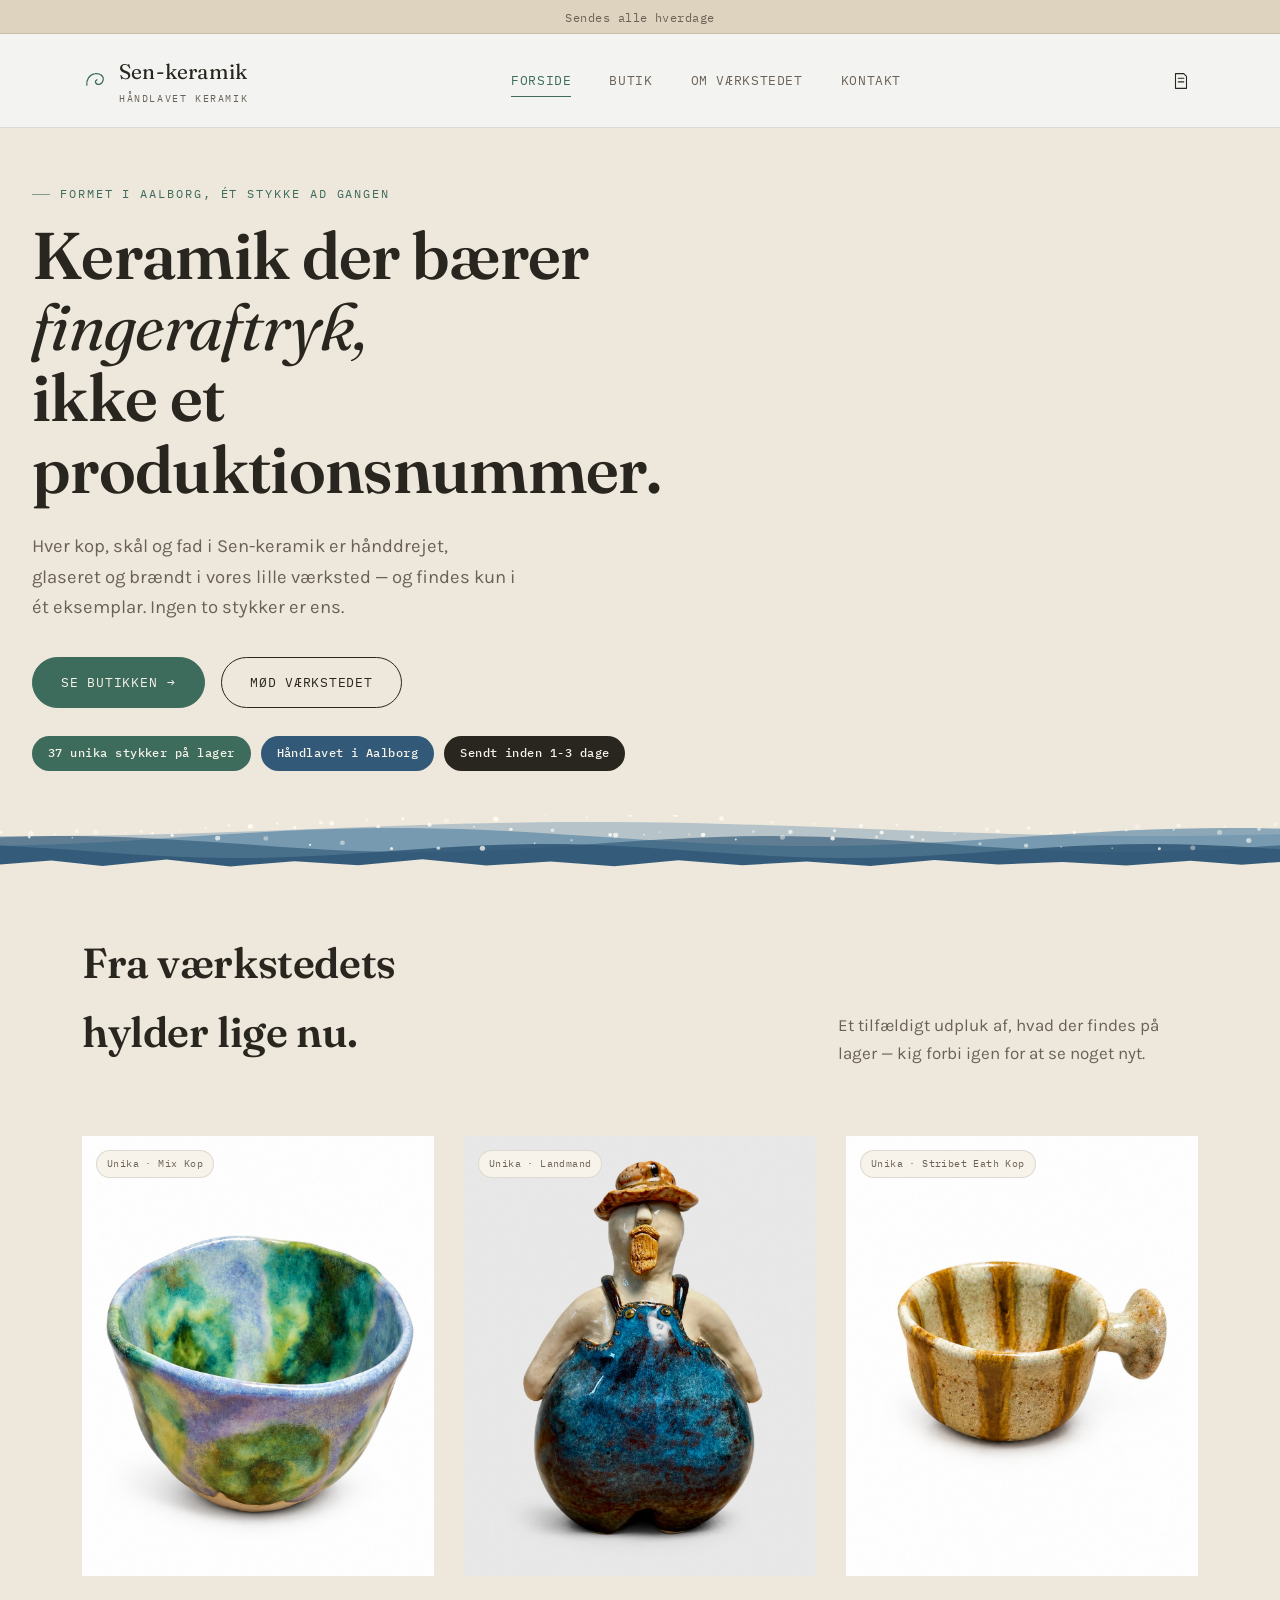
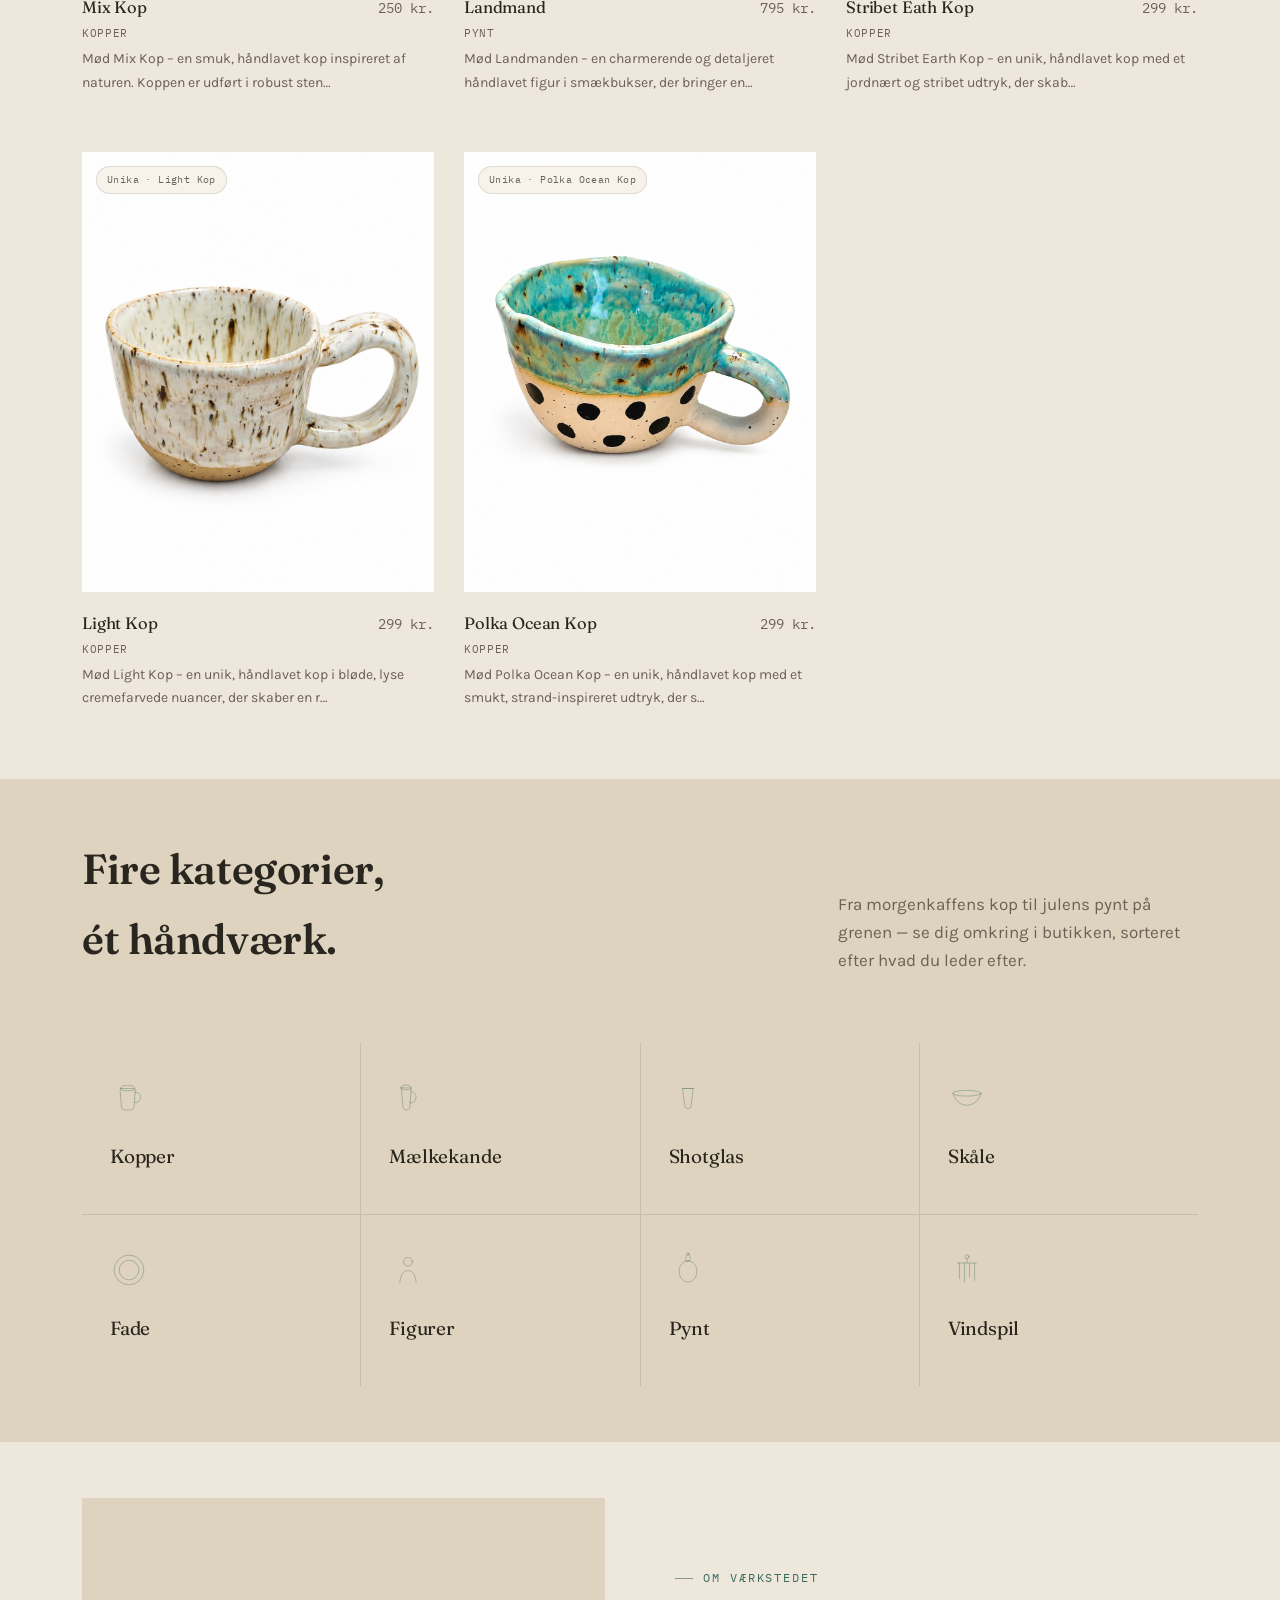
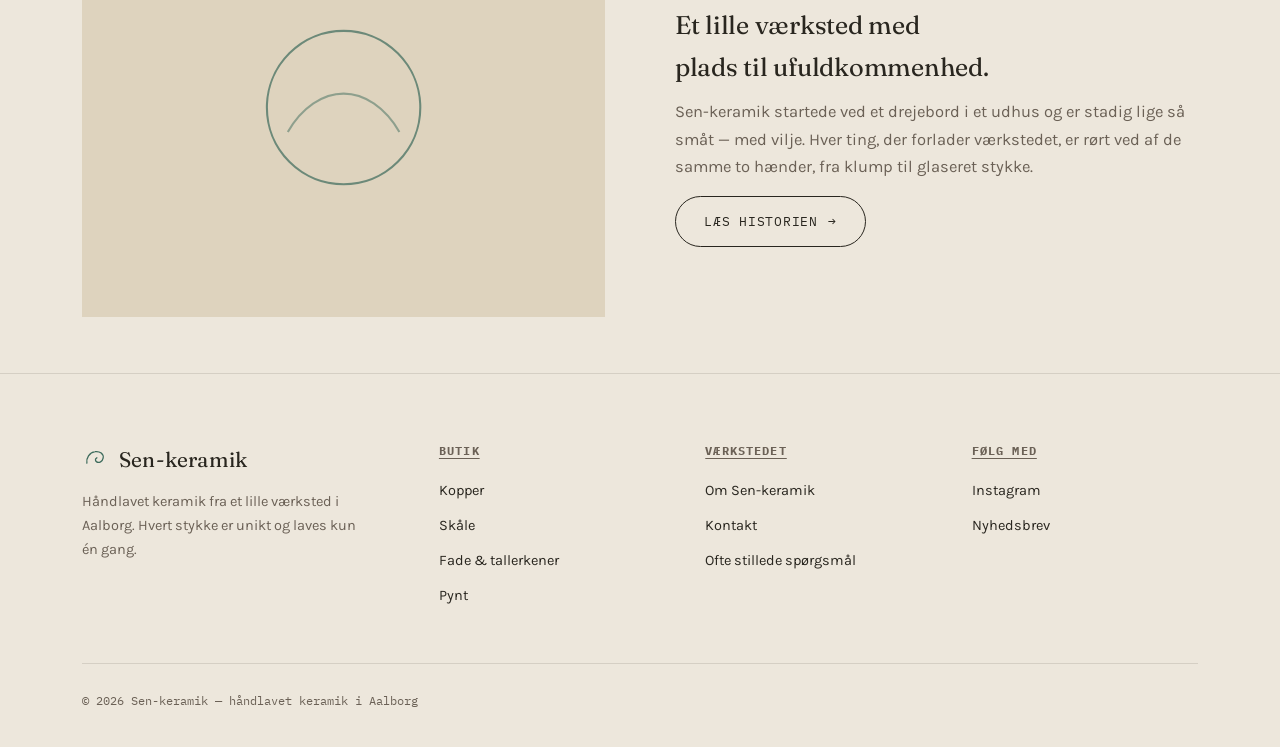
<file: index.html>
<!DOCTYPE html>
<html lang="da">
<head>
<meta charset="UTF-8">
<meta name="viewport" content="width=device-width, initial-scale=1.0">
<title>Sen-keramik — Håndlavet keramik</title>
<link rel="preconnect" href="https://fonts.googleapis.com">
<link href="https://fonts.googleapis.com/css2?family=Fraunces:ital,opsz,wght@0,9..144,300;0,9..144,500;0,9..144,600;1,9..144,400;1,9..144,500&family=Karla:wght@400;500;600&family=IBM+Plex+Mono:wght@400;500;700&display=swap" rel="stylesheet">
<link rel="stylesheet" href="style.css">
</head>
<body>

<div class="announce">
  <div class="announce-track">
    <span class="announce-item show">Sendes alle hverdage</span>
    <span class="announce-item">Håndlavet, ét stykke ad gangen</span>
    <span class="announce-item">Specialbestillinger er mulige</span>
  </div>
</div>

<header class="site">
  <div class="nav">
    <a href="index.html" class="logo">
      <svg viewBox="0 0 32 32" fill="none" stroke="currentColor" stroke-width="1.6" stroke-linecap="round" stroke-linejoin="round"><path d="M6 21c-1-6 3-13 10-14 6-1 11 3 10 8-.8 4-5 6.5-8 4.5-2-1.3-2-4 .3-5"/></svg>
      <span>Sen-keramik<span class="sub">Håndlavet keramik</span></span>
    </a>
    <nav class="links">
      <a href="index.html" class="active">Forside</a>
      <div class="nav-drop">
      <a href="butik.html">Butik</a>
      <div class="nav-drop-panel">
        <div class="nav-drop-col"><h5>Kopper</h5>
          <a href="butik.html#kopper">Alle kopper</a>
          <a href="butik.html#kopper-med-hank">Med hank</a>
          <a href="butik.html#kopper-uden-hank">Uden hank</a>
        </div>
        <div class="nav-drop-col"><h5>Mælkekande</h5>
          <a href="butik.html#maelkekander">Alle mælkekande</a>
          <a href="butik.html#maelkekander-med-hank">Med hank</a>
          <a href="butik.html#maelkekander-uden-hank">Uden hank</a>
        </div>
        <div class="nav-drop-col"><h5>Shotglas</h5>
          <a href="butik.html#shotglas">Alle shotglas</a>
          <a href="butik.html#shotglas-med-hank">Med hank</a>
          <a href="butik.html#shotglas-uden-hank">Uden hank</a>
        </div>
        <div class="nav-drop-col"><h5>Øvrige</h5>
          <a href="butik.html#skaale">Skåle</a>
          <a href="butik.html#fade">Fade</a>
          <a href="butik.html#figurer">Figurer</a>
          <a href="butik.html#pynt">Pynt</a>
          <a href="butik.html#vindspil">Vindspil</a>
        </div>
        <div class="nav-drop-col" id="nav-kollektioner-col"></div>
      </div>
    </div>
      <a href="om-vaerkstedet.html">Om værkstedet</a>
      <a href="kontakt.html">Kontakt</a>
    </nav>
    <div class="nav-cart">
      <button class="huskeseddel-toggle" aria-label="Åbn huskeseddel" type="button">
        <svg width="22" height="22" viewBox="0 0 24 24" fill="none" stroke="currentColor" stroke-width="1.2" stroke-linecap="round" stroke-linejoin="round"><path d="M6 4h9l3 3v13H6z"/><path d="M9 9h6M9 13h6"/></svg>
        <span class="huskeseddel-count">0</span>
      </button>
      <button class="burger" aria-label="Åbn menu" aria-expanded="false">
        <svg width="24" height="24" viewBox="0 0 24 24" fill="none" stroke="currentColor" stroke-width="1.2" stroke-linecap="round"><path d="M3 6h18M3 12h18M3 18h18"/></svg>
      </button>
    </div>
  </div>
</header>

<main>
  <section class="hero">
    <div class="wrap" style="display:grid;grid-template-columns:1.05fr .95fr;gap:40px;align-items:center;">
      <div>
        <div class="eyebrow">Formet i Aalborg, ét stykke ad gangen</div>
        <h1>Keramik der bærer <span class="italic">fingeraftryk,</span><br>ikke et produktionsnummer.</h1>
        <p class="lead">Hver kop, skål og fad i Sen-keramik er hånddrejet, glaseret og brændt i vores lille værksted — og findes kun i ét eksemplar. Ingen to stykker er ens.</p>
        <div class="hero-cta">
          <a href="butik.html" class="btn btn-primary">Se butikken <span class="btn-arrow">→</span></a>
          <a href="om-vaerkstedet.html" class="btn">Mød værkstedet</a>
        </div>
        <div class="hero-badges">
          <span>37 unika stykker på lager</span>
          <span>Håndlavet i Aalborg</span>
          <span>Sendt inden 1-3 dage</span>
        </div>
      </div>
      <div class="hero-art">
        <svg viewBox="0 0 200 260" fill="none" stroke="currentColor" stroke-width="1.2" stroke-linecap="round" stroke-linejoin="round" style="color:var(--clay)">
          <path class="draw-path" d="M20 90c14-10 28-10 42 0s28 10 42 0 28-10 42 0 28-10 42-10"/>
          <path class="draw-path" style="animation-delay:.6s" d="M14 128c14-10 28-10 42 0s28 10 42 0 28-10 42 0 28-10 42-10"/>
          <path class="draw-path" style="animation-delay:.9s" d="M8 166c14-10 28-10 42 0s28 10 42 0 28-10 42 0 28-10 42-10"/>
          <path class="draw-path" style="animation-delay:1.2s" opacity=".6" d="M2 204c14-10 28-10 42 0s28 10 42 0 28-10 42 0 28-10 42-10"/>
        </svg>
      </div>
    </div>
  </section>

  <div class="wave-edge" data-wave></div>

  <section>
    <div class="wrap fade-up">
      <div class="section-head">
        <h2>Fra værkstedets<br>hylder lige nu.</h2>
        <p class="desc">Et tilfældigt udpluk af, hvad der findes på lager — kig forbi igen for at se noget nyt.</p>
      </div>
      <div class="product-grid" id="home-random-grid"></div>
    </div>
  </section>

  <section class="alt">
    <div class="wrap fade-up">
      <div class="section-head">
        <h2>Fire kategorier,<br>ét håndværk.</h2>
        <p class="desc">Fra morgenkaffens kop til julens pynt på grenen — se dig omkring i butikken, sorteret efter hvad du leder efter.</p>
      </div>
      <div class="cat-grid">
        <a href="butik.html#kopper" class="cat-card">
          <svg viewBox="0 0 120 120" fill="none" stroke="currentColor" stroke-width="1.3" stroke-linecap="round" stroke-linejoin="round"><path d="M35 30c-2 0-3 2-3 5l4 53c.5 6 6 10 14 10h12c8 0 13.5-4 14-10l4-53c0-3-1-5-3-5z"/><path d="M80 42c14 0 18 10 16 20-2 10-12 14-18 12"/><path d="M34 30c0-6 7-10 22-10s22 4 22 10-7 7-22 7-22-1-22-7z"/></svg>
          <h3>Kopper</h3>
          <span class="go">Se alle →</span>
        </a>
        <a href="butik.html#maelkekander" class="cat-card">
          <svg viewBox="0 0 120 120" fill="none" stroke="currentColor" stroke-width="1.3" stroke-linecap="round" stroke-linejoin="round"><path d="M40 28h30l-4 60c-.4 6-5 10-11 10h0c-6 0-10.6-4-11-10z"/><path d="M70 40c12 2 18 12 14 24-3 10-13 14-20 10"/><path d="M38 28c0-5 6-9 16-9s16 4 16 9-6 6-16 6-16-1-16-6z"/></svg>
          <h3>Mælkekande</h3>
          <span class="go">Se alle →</span>
        </a>
        <a href="butik.html#shotglas" class="cat-card">
          <svg viewBox="0 0 120 120" fill="none" stroke="currentColor" stroke-width="1.3" stroke-linecap="round" stroke-linejoin="round"><path d="M44 30h32l-6 55c-.5 5-4.5 9-10 9h0c-5.5 0-9.5-4-10-9z"/><path d="M42 30h36"/></svg>
          <h3>Shotglas</h3>
          <span class="go">Se alle →</span>
        </a>
        <a href="butik.html#skaale" class="cat-card">
          <svg viewBox="0 0 120 90" fill="none" stroke="currentColor" stroke-width="1.3" stroke-linecap="round" stroke-linejoin="round"><path d="M15 30c0 0 10 38 45 38s45-38 45-38"/><ellipse cx="60" cy="30" rx="45" ry="9"/></svg>
          <h3>Skåle</h3>
          <span class="go">Se alle →</span>
        </a>
        <a href="butik.html#fade" class="cat-card">
          <svg viewBox="0 0 120 120" fill="none" stroke="currentColor" stroke-width="1.3"><circle cx="60" cy="60" r="47"/><circle cx="60" cy="60" r="31"/></svg>
          <h3>Fade</h3>
          <span class="go">Se alle →</span>
        </a>
        <a href="butik.html#figurer" class="cat-card">
          <svg viewBox="0 0 120 120" fill="none" stroke="currentColor" stroke-width="1.3" stroke-linecap="round" stroke-linejoin="round"><circle cx="60" cy="34" r="14"/><path d="M34 100c2-24 12-38 26-38s24 14 26 38"/></svg>
          <h3>Figurer</h3>
          <span class="go">Se alle →</span>
        </a>
        <a href="butik.html#pynt" class="cat-card">
          <svg viewBox="0 0 100 130" fill="none" stroke="currentColor" stroke-width="1.3" stroke-linecap="round" stroke-linejoin="round"><path d="M50 34c18 0 30 16 30 36 0 22-14 36-30 36s-30-14-30-36c0-20 12-36 30-36z"/><path d="M43 20c0-5 3-8 7-8s7 3 7 8v14H43z"/><circle cx="50" cy="10" r="4"/></svg>
          <h3>Pynt</h3>
          <span class="go">Se alle →</span>
        </a>
        <a href="butik.html#vindspil" class="cat-card">
          <svg viewBox="0 0 120 120" fill="none" stroke="currentColor" stroke-width="1.3" stroke-linecap="round" stroke-linejoin="round"><circle cx="60" cy="18" r="6"/><path d="M60 24v14M30 38h60M36 38v50M52 38v60M68 38v45M84 38v55"/></svg>
          <h3>Vindspil</h3>
          <span class="go">Se alle →</span>
        </a>
      </div>
    </div>
  </section>

  <section>
    <div class="wrap split fade-up">
      <div class="split-art">
        <svg viewBox="0 0 120 120" fill="none" stroke="currentColor" stroke-width="1.2"><circle cx="60" cy="60" r="44"/><path d="M28 74c8-14 20-22 32-22s24 8 32 22" opacity=".7"/></svg>
      </div>
      <div>
        <div class="eyebrow">Om værkstedet</div>
        <h2>Et lille værksted med<br>plads til ufuldkommenhed.</h2>
        <p>Sen-keramik startede ved et drejebord i et udhus og er stadig lige så småt — med vilje. Hver ting, der forlader værkstedet, er rørt ved af de samme to hænder, fra klump til glaseret stykke.</p>
        <a href="om-vaerkstedet.html" class="btn">Læs historien <span class="btn-arrow">→</span></a>
      </div>
    </div>
  </section>
</main>

<footer>
  <div class="wrap">
    <div class="footer-grid">
      <div>
        <div class="logo" style="margin-bottom:14px;">
          <svg viewBox="0 0 32 32" fill="none" stroke="currentColor" stroke-width="1.6" stroke-linecap="round" stroke-linejoin="round"><path d="M6 21c-1-6 3-13 10-14 6-1 11 3 10 8-.8 4-5 6.5-8 4.5-2-1.3-2-4 .3-5"/></svg>
          <span>Sen-keramik</span>
        </div>
        <p style="max-width:32ch;color:var(--ink-soft);font-size:14.5px;">Håndlavet keramik fra et lille værksted i Aalborg. Hvert stykke er unikt og laves kun én gang.</p>
      </div>
      <div>
        <h4>Butik</h4>
        <ul>
          <li><a href="butik.html#kopper">Kopper</a></li>
          <li><a href="butik.html#skaale">Skåle</a></li>
          <li><a href="butik.html#fade">Fade &amp; tallerkener</a></li>
          <li><a href="butik.html#pynt">Pynt</a></li>
        </ul>
      </div>
      <div>
        <h4>Værkstedet</h4>
        <ul>
          <li><a href="om-vaerkstedet.html">Om Sen-keramik</a></li>
          <li><a href="kontakt.html">Kontakt</a></li>
          <li><a href="kontakt.html#faq">Ofte stillede spørgsmål</a></li>
        </ul>
      </div>
      <div>
        <h4>Følg med</h4>
        <ul>
          <li><a href="#">Instagram</a></li>
          <li><a href="#">Nyhedsbrev</a></li>
        </ul>
      </div>
    </div>
    <div class="footer-bottom">
      <span>© 2026 Sen-keramik — håndlavet keramik i Aalborg</span>
    </div>
  </div>
</footer>
<div class="huskeseddel-drawer">
  <div class="huskeseddel-panel">
    <div class="huskeseddel-head">
      <h4>Din huskeseddel</h4>
      <button type="button" class="huskeseddel-close" aria-label="Luk">×</button>
    </div>
    <div class="huskeseddel-body"></div>
    <button type="button" class="btn btn-primary huskeseddel-send">Send huskeseddel på mail <span class="btn-arrow">→</span></button>
  </div>
</div>
<script src="script.js"></script>
</body>
</html>
</file>
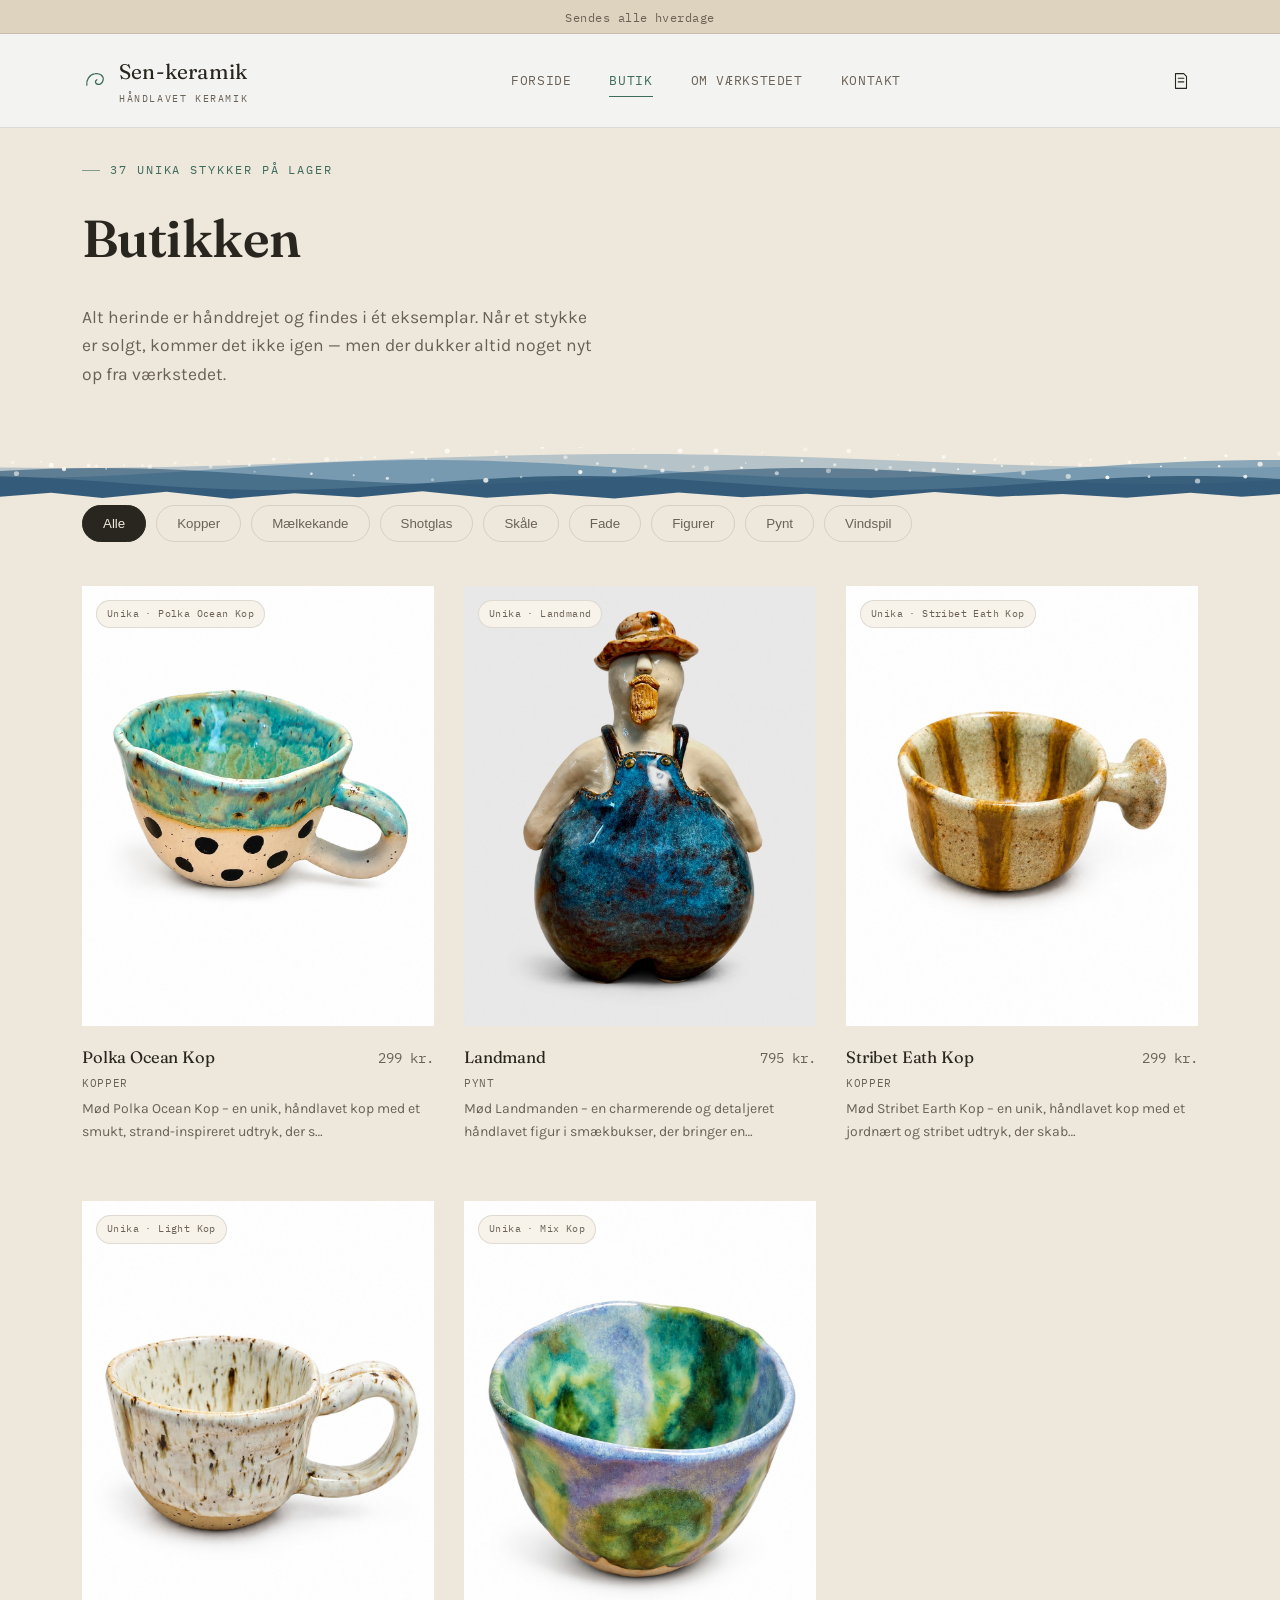
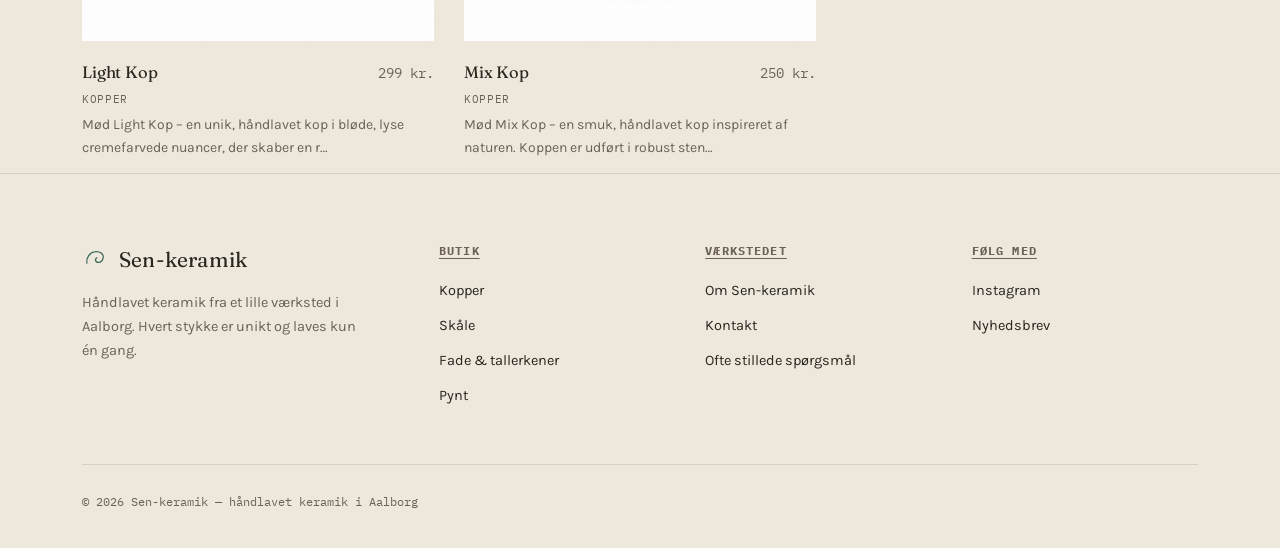
<file: butik.html>
<!DOCTYPE html>
<html lang="da">
<head>
<meta charset="UTF-8">
<meta name="viewport" content="width=device-width, initial-scale=1.0">
<title>Butik — Sen-keramik</title>
<link rel="preconnect" href="https://fonts.googleapis.com">
<link href="https://fonts.googleapis.com/css2?family=Fraunces:ital,opsz,wght@0,9..144,300;0,9..144,500;0,9..144,600;1,9..144,400;1,9..144,500&family=Karla:wght@400;500;600&family=IBM+Plex+Mono:wght@400;500;700&display=swap" rel="stylesheet">
<link rel="stylesheet" href="style.css">
</head>
<body>

<div class="announce">
  <div class="announce-track">
    <span class="announce-item show">Sendes alle hverdage</span>
    <span class="announce-item">Håndlavet, ét stykke ad gangen</span>
    <span class="announce-item">Specialbestillinger er mulige</span>
  </div>
</div>

<header class="site">
  <div class="nav">
    <a href="index.html" class="logo">
      <svg viewBox="0 0 32 32" fill="none" stroke="currentColor" stroke-width="1.6" stroke-linecap="round" stroke-linejoin="round"><path d="M6 21c-1-6 3-13 10-14 6-1 11 3 10 8-.8 4-5 6.5-8 4.5-2-1.3-2-4 .3-5"/></svg>
      <span>Sen-keramik<span class="sub">Håndlavet keramik</span></span>
    </a>
    <nav class="links">
      <a href="index.html">Forside</a>
      <div class="nav-drop">
      <a href="butik.html" class="active">Butik</a>
      <div class="nav-drop-panel">
        <div class="nav-drop-col"><h5>Kopper</h5>
          <a href="butik.html#kopper">Alle kopper</a>
          <a href="butik.html#kopper-med-hank">Med hank</a>
          <a href="butik.html#kopper-uden-hank">Uden hank</a>
        </div>
        <div class="nav-drop-col"><h5>Mælkekande</h5>
          <a href="butik.html#maelkekander">Alle mælkekande</a>
          <a href="butik.html#maelkekander-med-hank">Med hank</a>
          <a href="butik.html#maelkekander-uden-hank">Uden hank</a>
        </div>
        <div class="nav-drop-col"><h5>Shotglas</h5>
          <a href="butik.html#shotglas">Alle shotglas</a>
          <a href="butik.html#shotglas-med-hank">Med hank</a>
          <a href="butik.html#shotglas-uden-hank">Uden hank</a>
        </div>
        <div class="nav-drop-col"><h5>Øvrige</h5>
          <a href="butik.html#skaale">Skåle</a>
          <a href="butik.html#fade">Fade</a>
          <a href="butik.html#figurer">Figurer</a>
          <a href="butik.html#pynt">Pynt</a>
          <a href="butik.html#vindspil">Vindspil</a>
        </div>
        <div class="nav-drop-col" id="nav-kollektioner-col"></div>
      </div>
    </div>
      <a href="om-vaerkstedet.html">Om værkstedet</a>
      <a href="kontakt.html">Kontakt</a>
    </nav>
    <div class="nav-cart">
      <button class="huskeseddel-toggle" aria-label="Åbn huskeseddel" type="button">
        <svg width="22" height="22" viewBox="0 0 24 24" fill="none" stroke="currentColor" stroke-width="1.2" stroke-linecap="round" stroke-linejoin="round"><path d="M6 4h9l3 3v13H6z"/><path d="M9 9h6M9 13h6"/></svg>
        <span class="huskeseddel-count">0</span>
      </button>
      <button class="burger" aria-label="Åbn menu" aria-expanded="false">
        <svg width="24" height="24" viewBox="0 0 24 24" fill="none" stroke="currentColor" stroke-width="1.2" stroke-linecap="round"><path d="M3 6h18M3 12h18M3 18h18"/></svg>
      </button>
    </div>
  </div>
</header>

<main>
  <div class="wrap page-head">
    <div class="eyebrow">37 unika stykker på lager</div>
    <h1>Butikken</h1>
    <p>Alt herinde er hånddrejet og findes i ét eksemplar. Når et stykke er solgt, kommer det ikke igen — men der dukker altid noget nyt op fra værkstedet.</p>
  </div>

  <div class="wave-edge" data-wave></div>

  <div class="wrap">
    <div class="kollektion-banner" id="kollektion-banner"></div>
    <div class="tabs">
      <button class="tab active" data-cat="alle">Alle</button>
      <button class="tab" data-cat="kopper">Kopper</button>
      <button class="tab" data-cat="maelkekander">Mælkekande</button>
      <button class="tab" data-cat="shotglas">Shotglas</button>
      <button class="tab" data-cat="skaale">Skåle</button>
      <button class="tab" data-cat="fade">Fade</button>
      <button class="tab" data-cat="figurer">Figurer</button>
      <button class="tab" data-cat="pynt">Pynt</button>
      <button class="tab" data-cat="vindspil">Vindspil</button>
    </div>
    <div class="subtabs" id="subtabs"></div>

    <div class="product-grid"></div>
  </div>
</main>

<footer>
  <div class="wrap">
    <div class="footer-grid">
      <div>
        <div class="logo" style="margin-bottom:14px;">
          <svg viewBox="0 0 32 32" fill="none" stroke="currentColor" stroke-width="1.6" stroke-linecap="round" stroke-linejoin="round"><path d="M6 21c-1-6 3-13 10-14 6-1 11 3 10 8-.8 4-5 6.5-8 4.5-2-1.3-2-4 .3-5"/></svg>
          <span>Sen-keramik</span>
        </div>
        <p style="max-width:32ch;color:var(--ink-soft);font-size:14.5px;">Håndlavet keramik fra et lille værksted i Aalborg. Hvert stykke er unikt og laves kun én gang.</p>
      </div>
      <div>
        <h4>Butik</h4>
        <ul>
          <li><a href="butik.html#kopper">Kopper</a></li>
          <li><a href="butik.html#skaale">Skåle</a></li>
          <li><a href="butik.html#fade">Fade &amp; tallerkener</a></li>
          <li><a href="butik.html#pynt">Pynt</a></li>
        </ul>
      </div>
      <div>
        <h4>Værkstedet</h4>
        <ul>
          <li><a href="om-vaerkstedet.html">Om Sen-keramik</a></li>
          <li><a href="kontakt.html">Kontakt</a></li>
          <li><a href="kontakt.html#faq">Ofte stillede spørgsmål</a></li>
        </ul>
      </div>
      <div>
        <h4>Følg med</h4>
        <ul>
          <li><a href="#">Instagram</a></li>
          <li><a href="#">Nyhedsbrev</a></li>
        </ul>
      </div>
    </div>
    <div class="footer-bottom">
      <span>© 2026 Sen-keramik — håndlavet keramik i Aalborg</span>
    </div>
  </div>
</footer>
<div class="huskeseddel-drawer">
  <div class="huskeseddel-panel">
    <div class="huskeseddel-head">
      <h4>Din huskeseddel</h4>
      <button type="button" class="huskeseddel-close" aria-label="Luk">×</button>
    </div>
    <div class="huskeseddel-body"></div>
    <button type="button" class="btn btn-primary huskeseddel-send">Send huskeseddel på mail <span class="btn-arrow">→</span></button>
  </div>
</div>
<script src="script.js"></script></body>
</html>
</file>
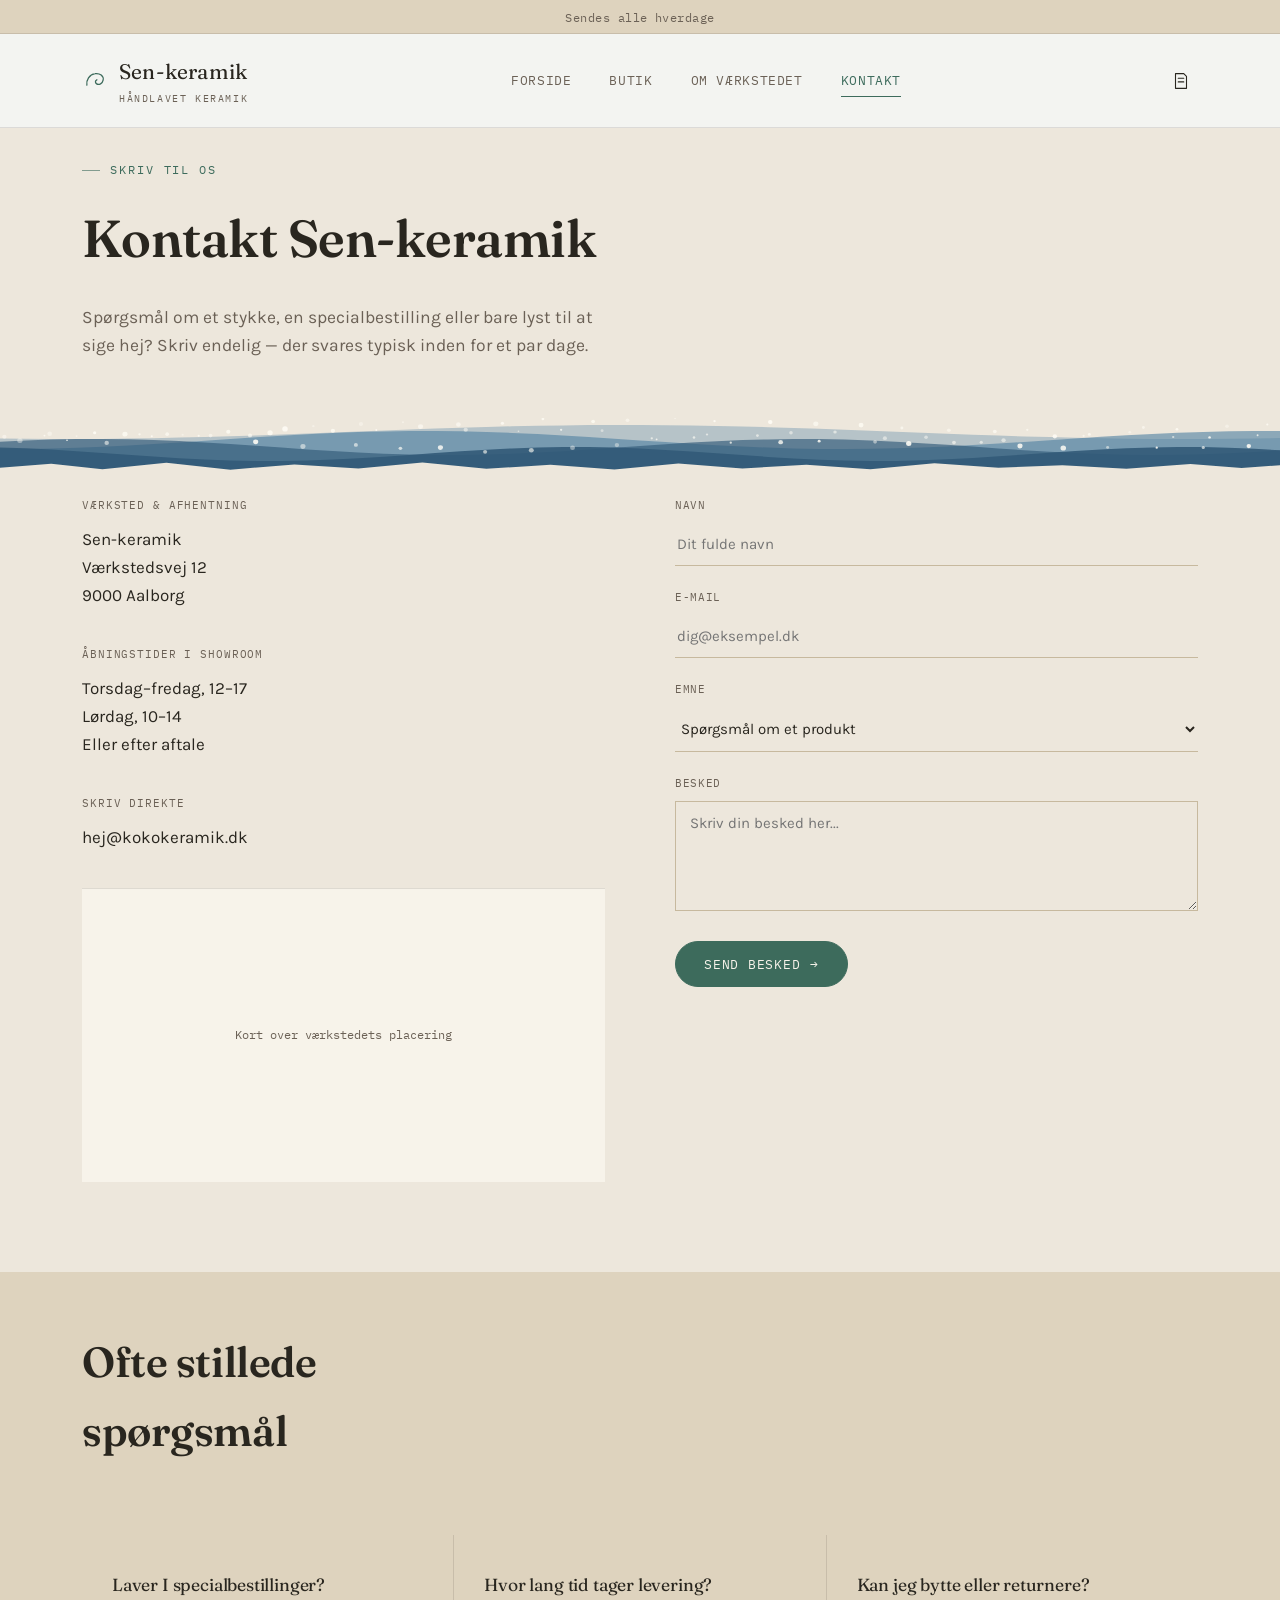
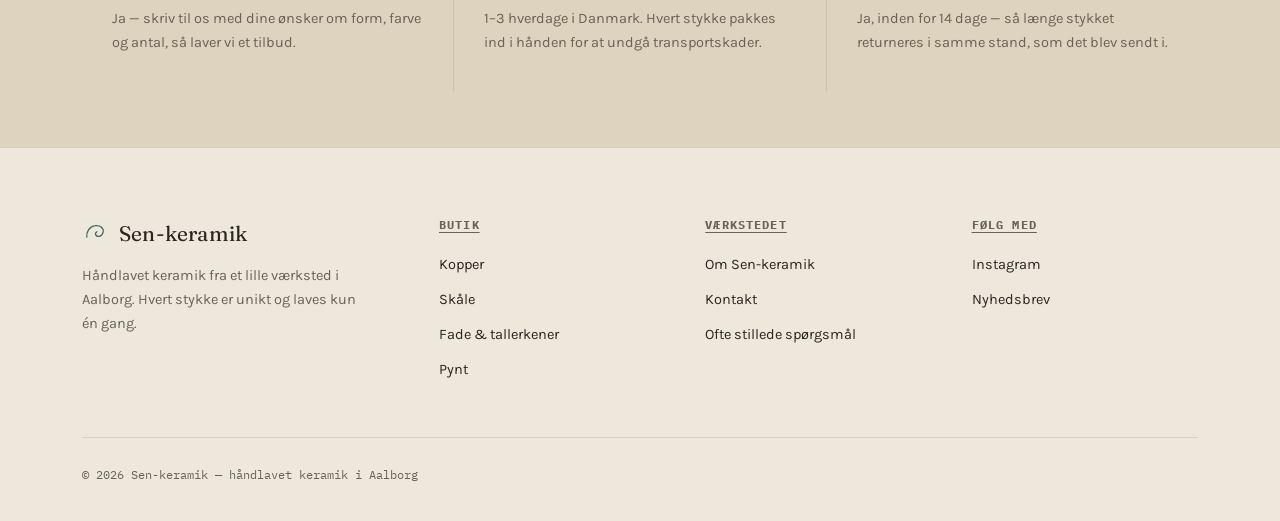
<file: kontakt.html>
<!DOCTYPE html>
<html lang="da">
<head>
<meta charset="UTF-8">
<meta name="viewport" content="width=device-width, initial-scale=1.0">
<title>Kontakt — Sen-keramik</title>
<link rel="preconnect" href="https://fonts.googleapis.com">
<link href="https://fonts.googleapis.com/css2?family=Fraunces:ital,opsz,wght@0,9..144,300;0,9..144,500;0,9..144,600;1,9..144,400;1,9..144,500&family=Karla:wght@400;500;600&family=IBM+Plex+Mono:wght@400;500;700&display=swap" rel="stylesheet">
<link rel="stylesheet" href="style.css">
</head>
<body>

<div class="announce">
  <div class="announce-track">
    <span class="announce-item show">Sendes alle hverdage</span>
    <span class="announce-item">Håndlavet, ét stykke ad gangen</span>
    <span class="announce-item">Specialbestillinger er mulige</span>
  </div>
</div>

<header class="site">
  <div class="nav">
    <a href="index.html" class="logo">
      <svg viewBox="0 0 32 32" fill="none" stroke="currentColor" stroke-width="1.6" stroke-linecap="round" stroke-linejoin="round"><path d="M6 21c-1-6 3-13 10-14 6-1 11 3 10 8-.8 4-5 6.5-8 4.5-2-1.3-2-4 .3-5"/></svg>
      <span>Sen-keramik<span class="sub">Håndlavet keramik</span></span>
    </a>
    <nav class="links">
      <a href="index.html">Forside</a>
      <div class="nav-drop">
      <a href="butik.html">Butik</a>
      <div class="nav-drop-panel">
        <div class="nav-drop-col"><h5>Kopper</h5>
          <a href="butik.html#kopper">Alle kopper</a>
          <a href="butik.html#kopper-med-hank">Med hank</a>
          <a href="butik.html#kopper-uden-hank">Uden hank</a>
        </div>
        <div class="nav-drop-col"><h5>Mælkekande</h5>
          <a href="butik.html#maelkekander">Alle mælkekande</a>
          <a href="butik.html#maelkekander-med-hank">Med hank</a>
          <a href="butik.html#maelkekander-uden-hank">Uden hank</a>
        </div>
        <div class="nav-drop-col"><h5>Shotglas</h5>
          <a href="butik.html#shotglas">Alle shotglas</a>
          <a href="butik.html#shotglas-med-hank">Med hank</a>
          <a href="butik.html#shotglas-uden-hank">Uden hank</a>
        </div>
        <div class="nav-drop-col"><h5>Øvrige</h5>
          <a href="butik.html#skaale">Skåle</a>
          <a href="butik.html#fade">Fade</a>
          <a href="butik.html#figurer">Figurer</a>
          <a href="butik.html#pynt">Pynt</a>
          <a href="butik.html#vindspil">Vindspil</a>
        </div>
        <div class="nav-drop-col" id="nav-kollektioner-col"></div>
      </div>
    </div>
      <a href="om-vaerkstedet.html">Om værkstedet</a>
      <a href="kontakt.html" class="active">Kontakt</a>
    </nav>
    <div class="nav-cart">
      <button class="huskeseddel-toggle" aria-label="Åbn huskeseddel" type="button">
        <svg width="22" height="22" viewBox="0 0 24 24" fill="none" stroke="currentColor" stroke-width="1.2" stroke-linecap="round" stroke-linejoin="round"><path d="M6 4h9l3 3v13H6z"/><path d="M9 9h6M9 13h6"/></svg>
        <span class="huskeseddel-count">0</span>
      </button>
      <button class="burger" aria-label="Åbn menu" aria-expanded="false">
        <svg width="24" height="24" viewBox="0 0 24 24" fill="none" stroke="currentColor" stroke-width="1.2" stroke-linecap="round"><path d="M3 6h18M3 12h18M3 18h18"/></svg>
      </button>
    </div>
  </div>
</header>

<main>
  <div class="wrap page-head">
    <div class="eyebrow">Skriv til os</div>
    <h1>Kontakt Sen-keramik</h1>
    <p>Spørgsmål om et stykke, en specialbestilling eller bare lyst til at sige hej? Skriv endelig — der svares typisk inden for et par dage.</p>
  </div>

  <div class="wave-edge" data-wave></div>

  <div class="wrap contact-grid">
    <div>
      <div class="info-block">
        <h4>Værksted &amp; afhentning</h4>
        <p>Sen-keramik<br>Værkstedsvej 12<br>9000 Aalborg</p>
      </div>
      <div class="info-block">
        <h4>Åbningstider i showroom</h4>
        <p>Torsdag–fredag, 12–17<br>Lørdag, 10–14<br>Eller efter aftale</p>
      </div>
      <div class="info-block">
        <h4>Skriv direkte</h4>
        <p>hej@kokokeramik.dk</p>
      </div>
      <div class="map">Kort over værkstedets placering</div>
    </div>

    <form id="demo-form">
      <div class="field">
        <label for="navn">Navn</label>
        <input type="text" id="navn" placeholder="Dit fulde navn" required>
      </div>
      <div class="field">
        <label for="email">E-mail</label>
        <input type="email" id="email" placeholder="dig@eksempel.dk" required>
      </div>
      <div class="field">
        <label for="emne">Emne</label>
        <select id="emne">
          <option>Spørgsmål om et produkt</option>
          <option>Specialbestilling</option>
          <option>Levering &amp; retur</option>
          <option>Andet</option>
        </select>
      </div>
      <div class="field">
        <label for="besked">Besked</label>
        <textarea id="besked" placeholder="Skriv din besked her..."></textarea>
      </div>
      <button type="submit" class="btn btn-primary">Send besked <span class="btn-arrow">→</span></button>
    </form>
  </div>

  <section class="alt" id="faq">
    <div class="wrap fade-up">
      <div class="section-head">
        <h2>Ofte stillede<br>spørgsmål</h2>
      </div>
      <div class="values" style="margin-top:0;">
        <div class="value">
          <h3>Laver I specialbestillinger?</h3>
          <p>Ja — skriv til os med dine ønsker om form, farve og antal, så laver vi et tilbud.</p>
        </div>
        <div class="value">
          <h3>Hvor lang tid tager levering?</h3>
          <p>1–3 hverdage i Danmark. Hvert stykke pakkes ind i hånden for at undgå transportskader.</p>
        </div>
        <div class="value">
          <h3>Kan jeg bytte eller returnere?</h3>
          <p>Ja, inden for 14 dage — så længe stykket returneres i samme stand, som det blev sendt i.</p>
        </div>
      </div>
    </div>
  </section>
</main>

<footer>
  <div class="wrap">
    <div class="footer-grid">
      <div>
        <div class="logo" style="margin-bottom:14px;">
          <svg viewBox="0 0 32 32" fill="none" stroke="currentColor" stroke-width="1.6" stroke-linecap="round" stroke-linejoin="round"><path d="M6 21c-1-6 3-13 10-14 6-1 11 3 10 8-.8 4-5 6.5-8 4.5-2-1.3-2-4 .3-5"/></svg>
          <span>Sen-keramik</span>
        </div>
        <p style="max-width:32ch;color:var(--ink-soft);font-size:14.5px;">Håndlavet keramik fra et lille værksted i Aalborg. Hvert stykke er unikt og laves kun én gang.</p>
      </div>
      <div>
        <h4>Butik</h4>
        <ul>
          <li><a href="butik.html#kopper">Kopper</a></li>
          <li><a href="butik.html#skaale">Skåle</a></li>
          <li><a href="butik.html#fade">Fade &amp; tallerkener</a></li>
          <li><a href="butik.html#pynt">Pynt</a></li>
        </ul>
      </div>
      <div>
        <h4>Værkstedet</h4>
        <ul>
          <li><a href="om-vaerkstedet.html">Om Sen-keramik</a></li>
          <li><a href="kontakt.html">Kontakt</a></li>
          <li><a href="kontakt.html#faq">Ofte stillede spørgsmål</a></li>
        </ul>
      </div>
      <div>
        <h4>Følg med</h4>
        <ul>
          <li><a href="#">Instagram</a></li>
          <li><a href="#">Nyhedsbrev</a></li>
        </ul>
      </div>
    </div>
    <div class="footer-bottom">
      <span>© 2026 Sen-keramik — håndlavet keramik i Aalborg</span>
    </div>
  </div>
</footer>
<div class="huskeseddel-drawer">
  <div class="huskeseddel-panel">
    <div class="huskeseddel-head">
      <h4>Din huskeseddel</h4>
      <button type="button" class="huskeseddel-close" aria-label="Luk">×</button>
    </div>
    <div class="huskeseddel-body"></div>
    <button type="button" class="btn btn-primary huskeseddel-send">Send huskeseddel på mail <span class="btn-arrow">→</span></button>
  </div>
</div>
<script src="script.js"></script>
</body>
</html>
</file>
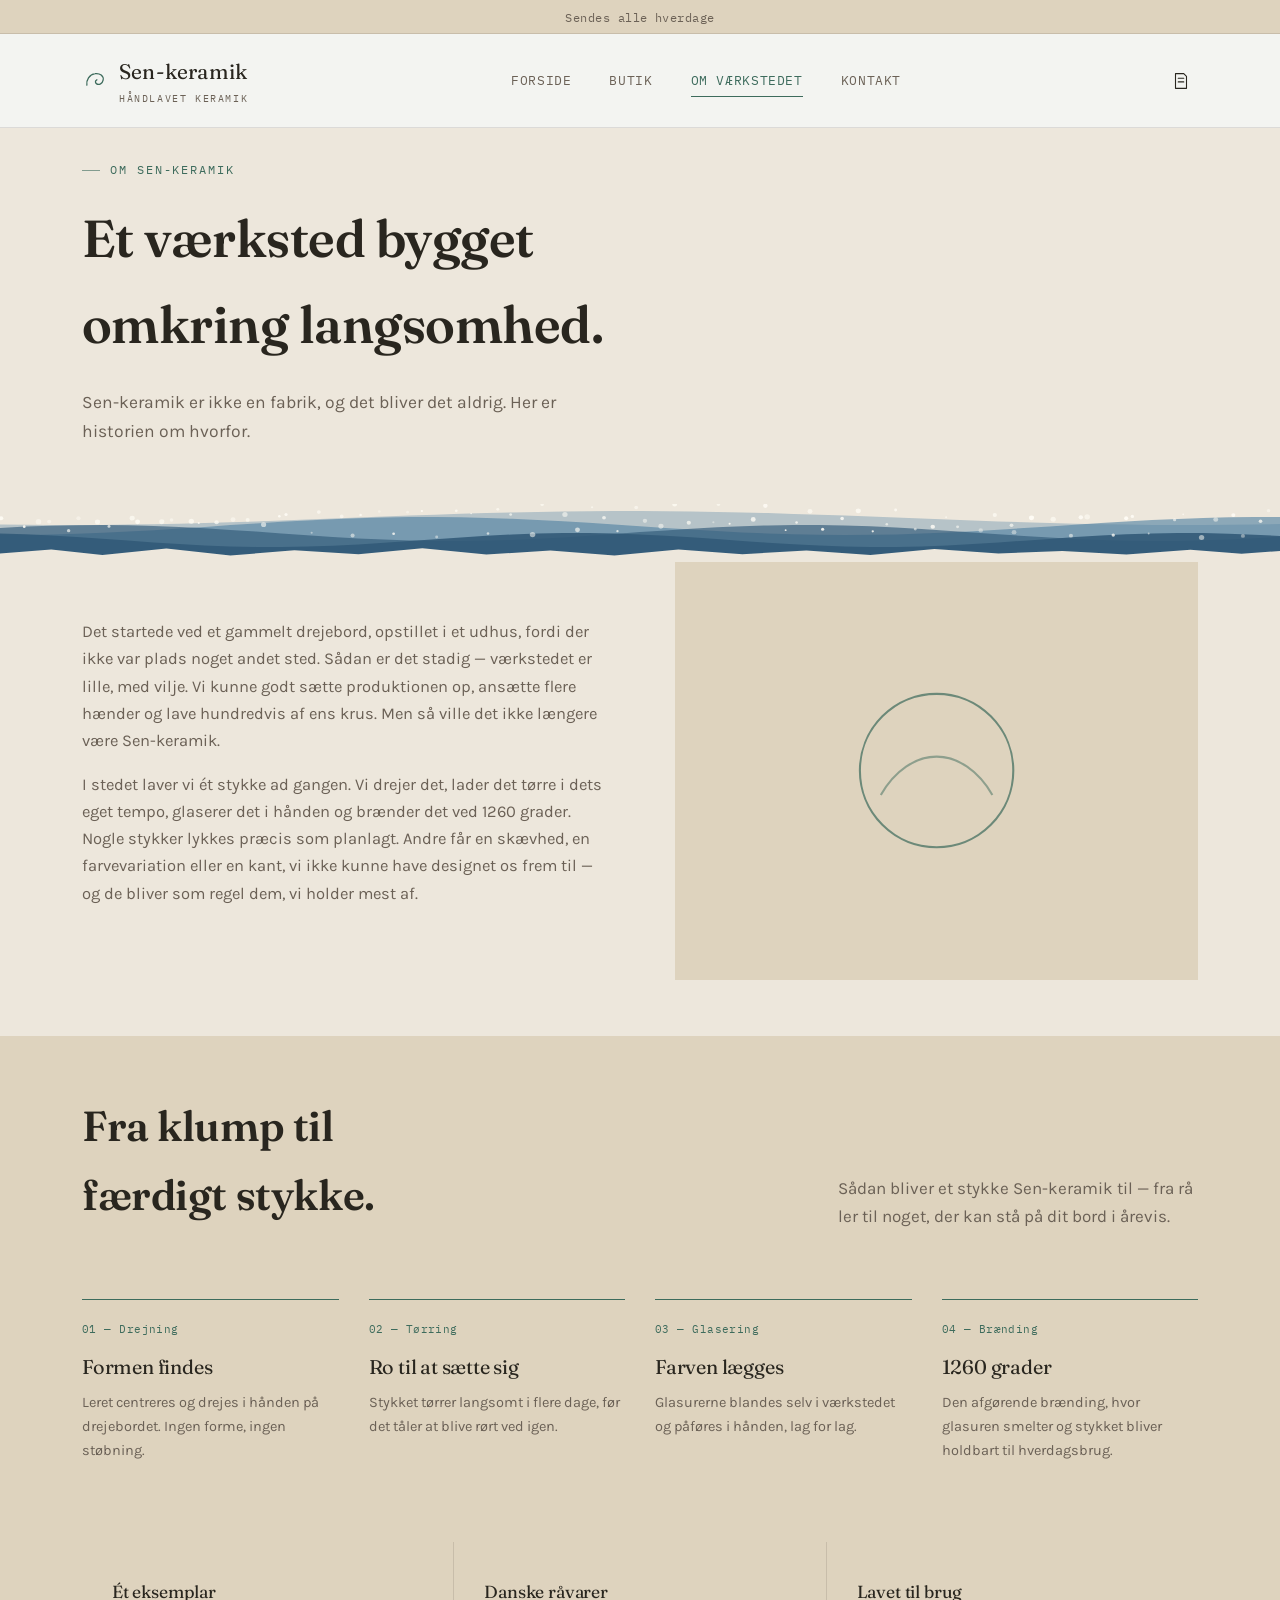
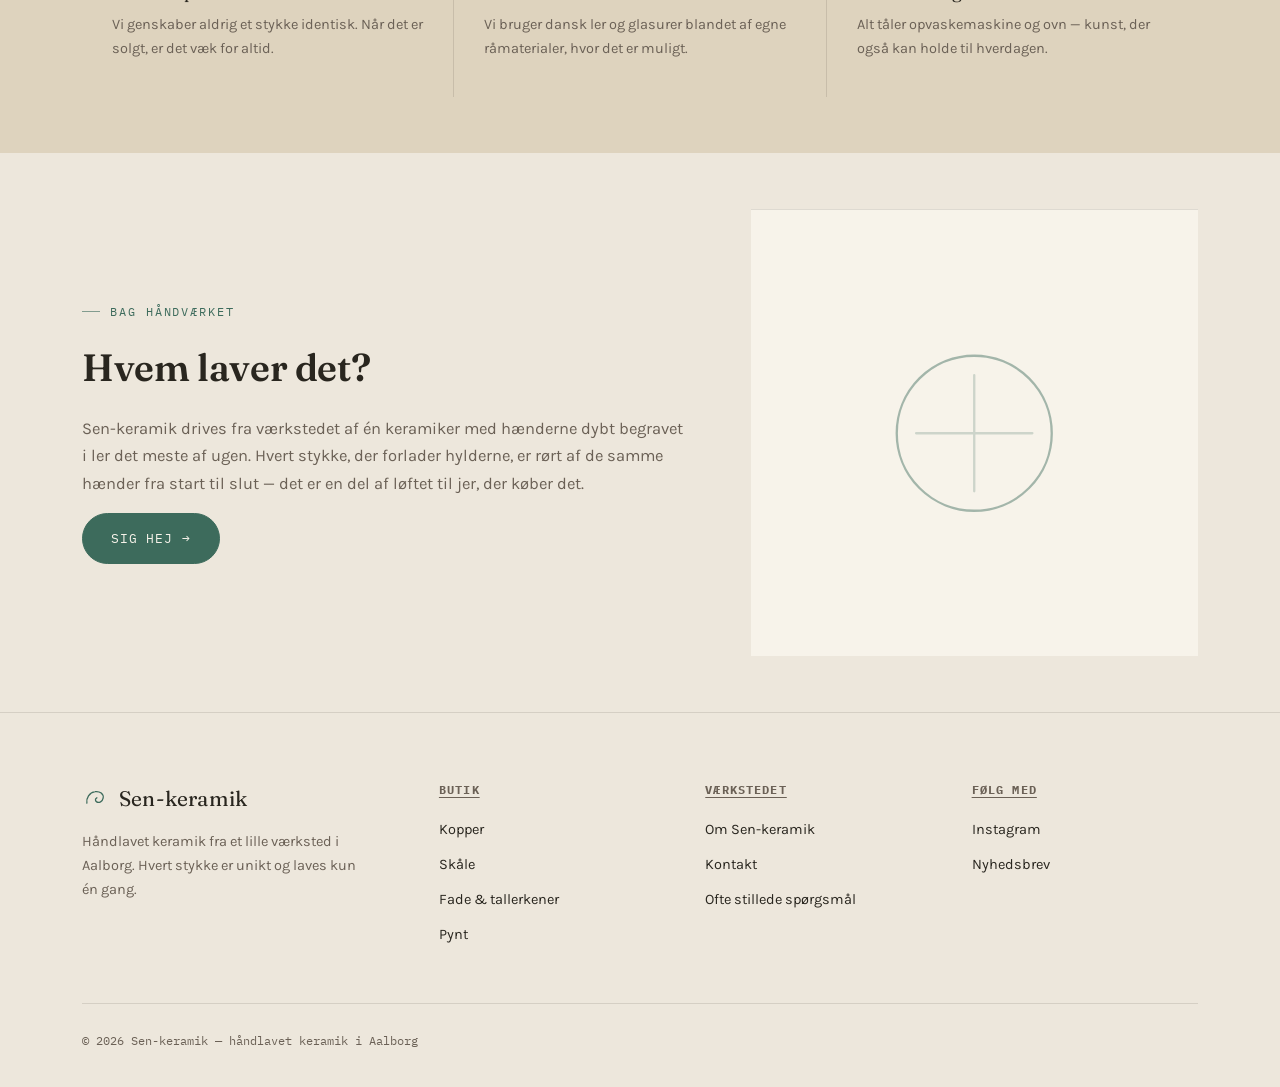
<file: om-vaerkstedet.html>
<!DOCTYPE html>
<html lang="da">
<head>
<meta charset="UTF-8">
<meta name="viewport" content="width=device-width, initial-scale=1.0">
<title>Om værkstedet — Sen-keramik</title>
<link rel="preconnect" href="https://fonts.googleapis.com">
<link href="https://fonts.googleapis.com/css2?family=Fraunces:ital,opsz,wght@0,9..144,300;0,9..144,500;0,9..144,600;1,9..144,400;1,9..144,500&family=Karla:wght@400;500;600&family=IBM+Plex+Mono:wght@400;500;700&display=swap" rel="stylesheet">
<link rel="stylesheet" href="style.css">
</head>
<body>

<div class="announce">
  <div class="announce-track">
    <span class="announce-item show">Sendes alle hverdage</span>
    <span class="announce-item">Håndlavet, ét stykke ad gangen</span>
    <span class="announce-item">Specialbestillinger er mulige</span>
  </div>
</div>

<header class="site">
  <div class="nav">
    <a href="index.html" class="logo">
      <svg viewBox="0 0 32 32" fill="none" stroke="currentColor" stroke-width="1.6" stroke-linecap="round" stroke-linejoin="round"><path d="M6 21c-1-6 3-13 10-14 6-1 11 3 10 8-.8 4-5 6.5-8 4.5-2-1.3-2-4 .3-5"/></svg>
      <span>Sen-keramik<span class="sub">Håndlavet keramik</span></span>
    </a>
    <nav class="links">
      <a href="index.html">Forside</a>
      <div class="nav-drop">
      <a href="butik.html">Butik</a>
      <div class="nav-drop-panel">
        <div class="nav-drop-col"><h5>Kopper</h5>
          <a href="butik.html#kopper">Alle kopper</a>
          <a href="butik.html#kopper-med-hank">Med hank</a>
          <a href="butik.html#kopper-uden-hank">Uden hank</a>
        </div>
        <div class="nav-drop-col"><h5>Mælkekande</h5>
          <a href="butik.html#maelkekander">Alle mælkekande</a>
          <a href="butik.html#maelkekander-med-hank">Med hank</a>
          <a href="butik.html#maelkekander-uden-hank">Uden hank</a>
        </div>
        <div class="nav-drop-col"><h5>Shotglas</h5>
          <a href="butik.html#shotglas">Alle shotglas</a>
          <a href="butik.html#shotglas-med-hank">Med hank</a>
          <a href="butik.html#shotglas-uden-hank">Uden hank</a>
        </div>
        <div class="nav-drop-col"><h5>Øvrige</h5>
          <a href="butik.html#skaale">Skåle</a>
          <a href="butik.html#fade">Fade</a>
          <a href="butik.html#figurer">Figurer</a>
          <a href="butik.html#pynt">Pynt</a>
          <a href="butik.html#vindspil">Vindspil</a>
        </div>
        <div class="nav-drop-col" id="nav-kollektioner-col"></div>
      </div>
    </div>
      <a href="om-vaerkstedet.html" class="active">Om værkstedet</a>
      <a href="kontakt.html">Kontakt</a>
    </nav>
    <div class="nav-cart">
      <button class="huskeseddel-toggle" aria-label="Åbn huskeseddel" type="button">
        <svg width="22" height="22" viewBox="0 0 24 24" fill="none" stroke="currentColor" stroke-width="1.2" stroke-linecap="round" stroke-linejoin="round"><path d="M6 4h9l3 3v13H6z"/><path d="M9 9h6M9 13h6"/></svg>
        <span class="huskeseddel-count">0</span>
      </button>
      <button class="burger" aria-label="Åbn menu" aria-expanded="false">
        <svg width="24" height="24" viewBox="0 0 24 24" fill="none" stroke="currentColor" stroke-width="1.2" stroke-linecap="round"><path d="M3 6h18M3 12h18M3 18h18"/></svg>
      </button>
    </div>
  </div>
</header>

<main>
  <div class="wrap page-head">
    <div class="eyebrow">Om Sen-keramik</div>
    <h1>Et værksted bygget<br>omkring langsomhed.</h1>
    <p>Sen-keramik er ikke en fabrik, og det bliver det aldrig. Her er historien om hvorfor.</p>
  </div>

  <div class="wave-edge" data-wave></div>

  <section style="padding-top:0;">
    <div class="wrap split fade-up">
      <div>
        <p>Det startede ved et gammelt drejebord, opstillet i et udhus, fordi der ikke var plads noget andet sted. Sådan er det stadig — værkstedet er lille, med vilje. Vi kunne godt sætte produktionen op, ansætte flere hænder og lave hundredvis af ens krus. Men så ville det ikke længere være Sen-keramik.</p>
        <p>I stedet laver vi ét stykke ad gangen. Vi drejer det, lader det tørre i dets eget tempo, glaserer det i hånden og brænder det ved 1260 grader. Nogle stykker lykkes præcis som planlagt. Andre får en skævhed, en farvevariation eller en kant, vi ikke kunne have designet os frem til — og de bliver som regel dem, vi holder mest af.</p>
      </div>
      <div class="split-art">
        <svg viewBox="0 0 120 120" fill="none" stroke="currentColor" stroke-width="1.2"><circle cx="60" cy="60" r="44"/><path d="M28 74c8-14 20-22 32-22s24 8 32 22" opacity=".7"/></svg>
      </div>
    </div>
  </section>

  <section class="alt">
    <div class="wrap fade-up">
      <div class="section-head">
        <h2>Fra klump til<br>færdigt stykke.</h2>
        <p class="desc">Sådan bliver et stykke Sen-keramik til — fra rå ler til noget, der kan stå på dit bord i årevis.</p>
      </div>
      <div class="timeline">
        <div class="tl-step">
          <span class="num">01 — Drejning</span>
          <h3>Formen findes</h3>
          <p style="color:var(--ink-soft);font-size:14.5px;">Leret centreres og drejes i hånden på drejebordet. Ingen forme, ingen støbning.</p>
        </div>
        <div class="tl-step">
          <span class="num">02 — Tørring</span>
          <h3>Ro til at sætte sig</h3>
          <p style="color:var(--ink-soft);font-size:14.5px;">Stykket tørrer langsomt i flere dage, før det tåler at blive rørt ved igen.</p>
        </div>
        <div class="tl-step">
          <span class="num">03 — Glasering</span>
          <h3>Farven lægges</h3>
          <p style="color:var(--ink-soft);font-size:14.5px;">Glasurerne blandes selv i værkstedet og påføres i hånden, lag for lag.</p>
        </div>
        <div class="tl-step">
          <span class="num">04 — Brænding</span>
          <h3>1260 grader</h3>
          <p style="color:var(--ink-soft);font-size:14.5px;">Den afgørende brænding, hvor glasuren smelter og stykket bliver holdbart til hverdagsbrug.</p>
        </div>
      </div>

      <div class="values">
        <div class="value">
          <h3>Ét eksemplar</h3>
          <p>Vi genskaber aldrig et stykke identisk. Når det er solgt, er det væk for altid.</p>
        </div>
        <div class="value">
          <h3>Danske råvarer</h3>
          <p>Vi bruger dansk ler og glasurer blandet af egne råmaterialer, hvor det er muligt.</p>
        </div>
        <div class="value">
          <h3>Lavet til brug</h3>
          <p>Alt tåler opvaskemaskine og ovn — kunst, der også kan holde til hverdagen.</p>
        </div>
      </div>
    </div>
  </section>

  <section>
    <div class="wrap spotlight fade-up" style="grid-template-columns:1.15fr .85fr;">
      <div>
        <div class="eyebrow">Bag håndværket</div>
        <h2>Hvem laver det?</h2>
        <p class="story">Sen-keramik drives fra værkstedet af én keramiker med hænderne dybt begravet i ler det meste af ugen. Hvert stykke, der forlader hylderne, er rørt af de samme hænder fra start til slut — det er en del af løftet til jer, der køber det.</p>
        <a href="kontakt.html" class="btn btn-primary">Sig hej <span class="btn-arrow">→</span></a>
      </div>
      <div class="spotlight-art" style="aspect-ratio:1/1;">
        <svg viewBox="0 0 120 120" fill="none" stroke="currentColor" stroke-width="1.2" stroke-linecap="round"><circle cx="60" cy="60" r="40" opacity=".6"/><path d="M60 30v60M30 60h60" opacity=".3"/></svg>
      </div>
    </div>
  </section>
</main>

<footer>
  <div class="wrap">
    <div class="footer-grid">
      <div>
        <div class="logo" style="margin-bottom:14px;">
          <svg viewBox="0 0 32 32" fill="none" stroke="currentColor" stroke-width="1.6" stroke-linecap="round" stroke-linejoin="round"><path d="M6 21c-1-6 3-13 10-14 6-1 11 3 10 8-.8 4-5 6.5-8 4.5-2-1.3-2-4 .3-5"/></svg>
          <span>Sen-keramik</span>
        </div>
        <p style="max-width:32ch;color:var(--ink-soft);font-size:14.5px;">Håndlavet keramik fra et lille værksted i Aalborg. Hvert stykke er unikt og laves kun én gang.</p>
      </div>
      <div>
        <h4>Butik</h4>
        <ul>
          <li><a href="butik.html#kopper">Kopper</a></li>
          <li><a href="butik.html#skaale">Skåle</a></li>
          <li><a href="butik.html#fade">Fade &amp; tallerkener</a></li>
          <li><a href="butik.html#pynt">Pynt</a></li>
        </ul>
      </div>
      <div>
        <h4>Værkstedet</h4>
        <ul>
          <li><a href="om-vaerkstedet.html">Om Sen-keramik</a></li>
          <li><a href="kontakt.html">Kontakt</a></li>
          <li><a href="kontakt.html#faq">Ofte stillede spørgsmål</a></li>
        </ul>
      </div>
      <div>
        <h4>Følg med</h4>
        <ul>
          <li><a href="#">Instagram</a></li>
          <li><a href="#">Nyhedsbrev</a></li>
        </ul>
      </div>
    </div>
    <div class="footer-bottom">
      <span>© 2026 Sen-keramik — håndlavet keramik i Aalborg</span>
    </div>
  </div>
</footer>
<div class="huskeseddel-drawer">
  <div class="huskeseddel-panel">
    <div class="huskeseddel-head">
      <h4>Din huskeseddel</h4>
      <button type="button" class="huskeseddel-close" aria-label="Luk">×</button>
    </div>
    <div class="huskeseddel-body"></div>
    <button type="button" class="btn btn-primary huskeseddel-send">Send huskeseddel på mail <span class="btn-arrow">→</span></button>
  </div>
</div>
<script src="script.js"></script>
</body>
</html>
</file>
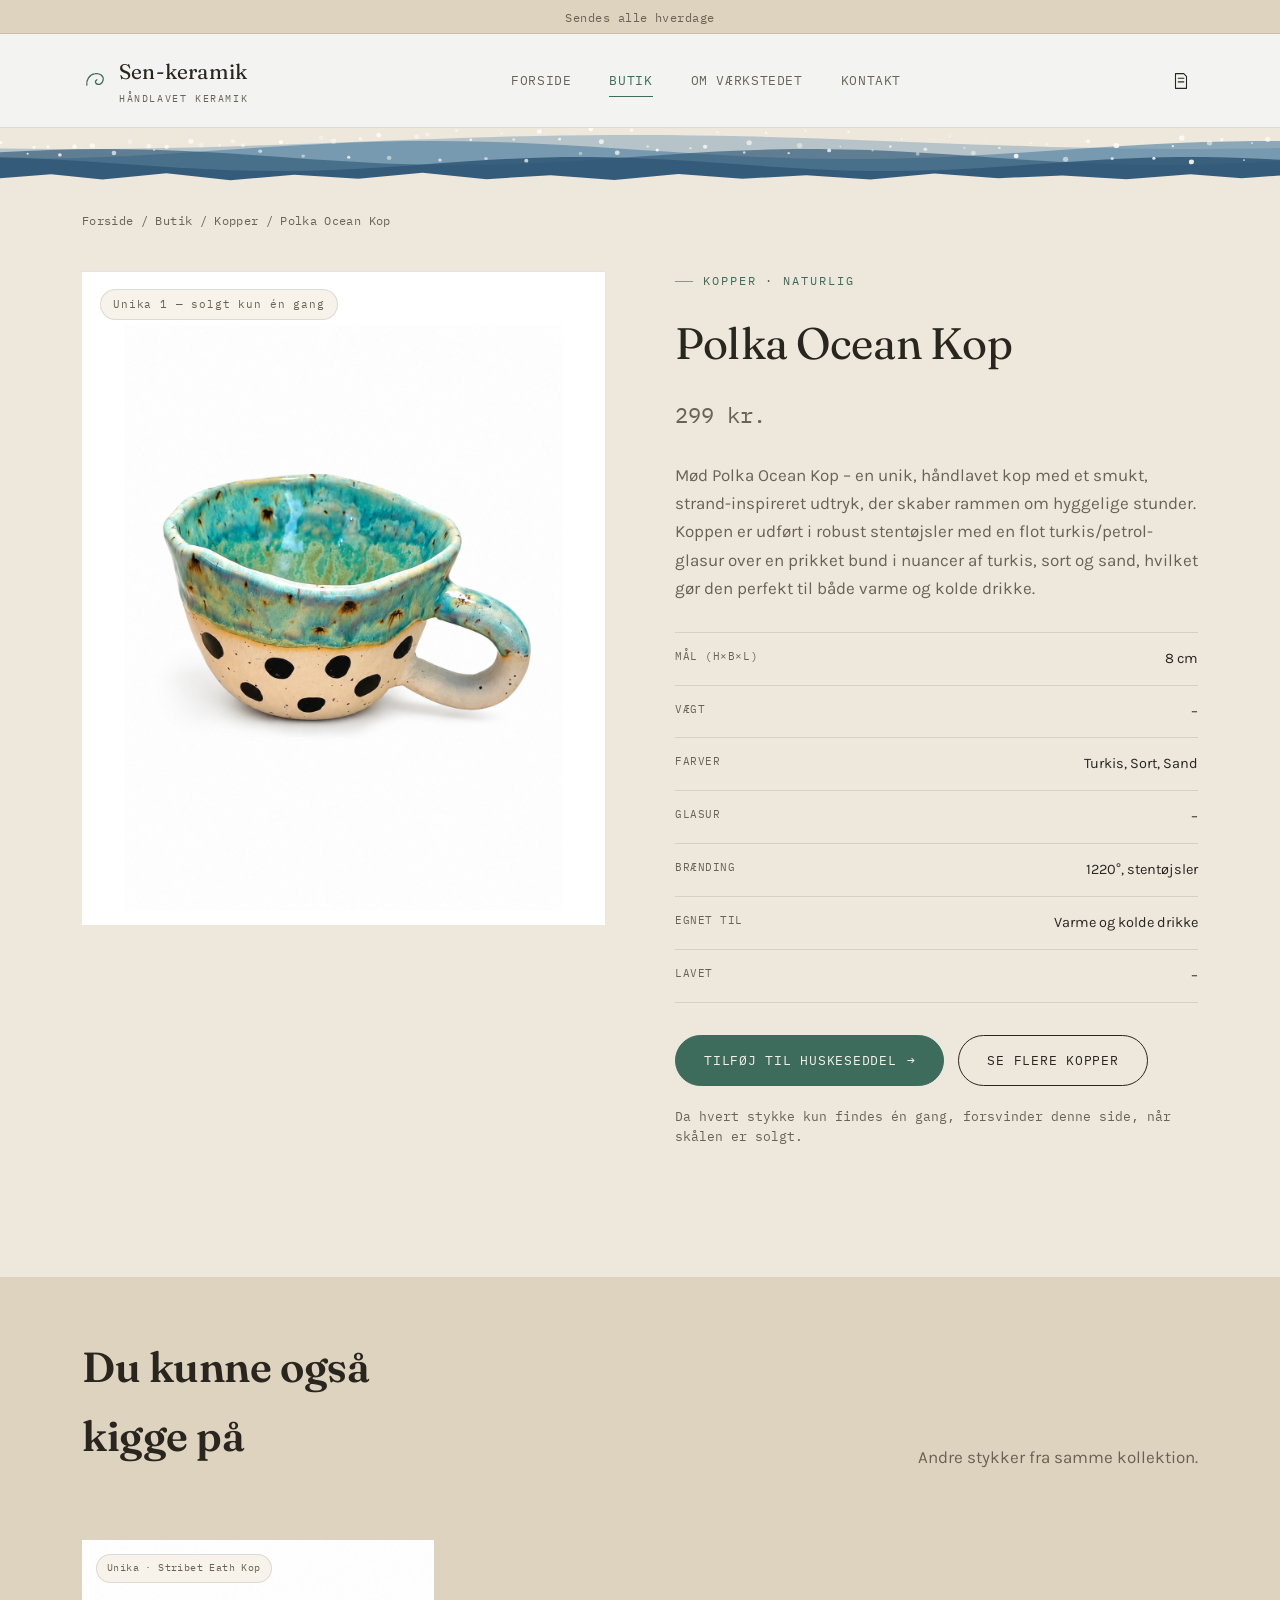
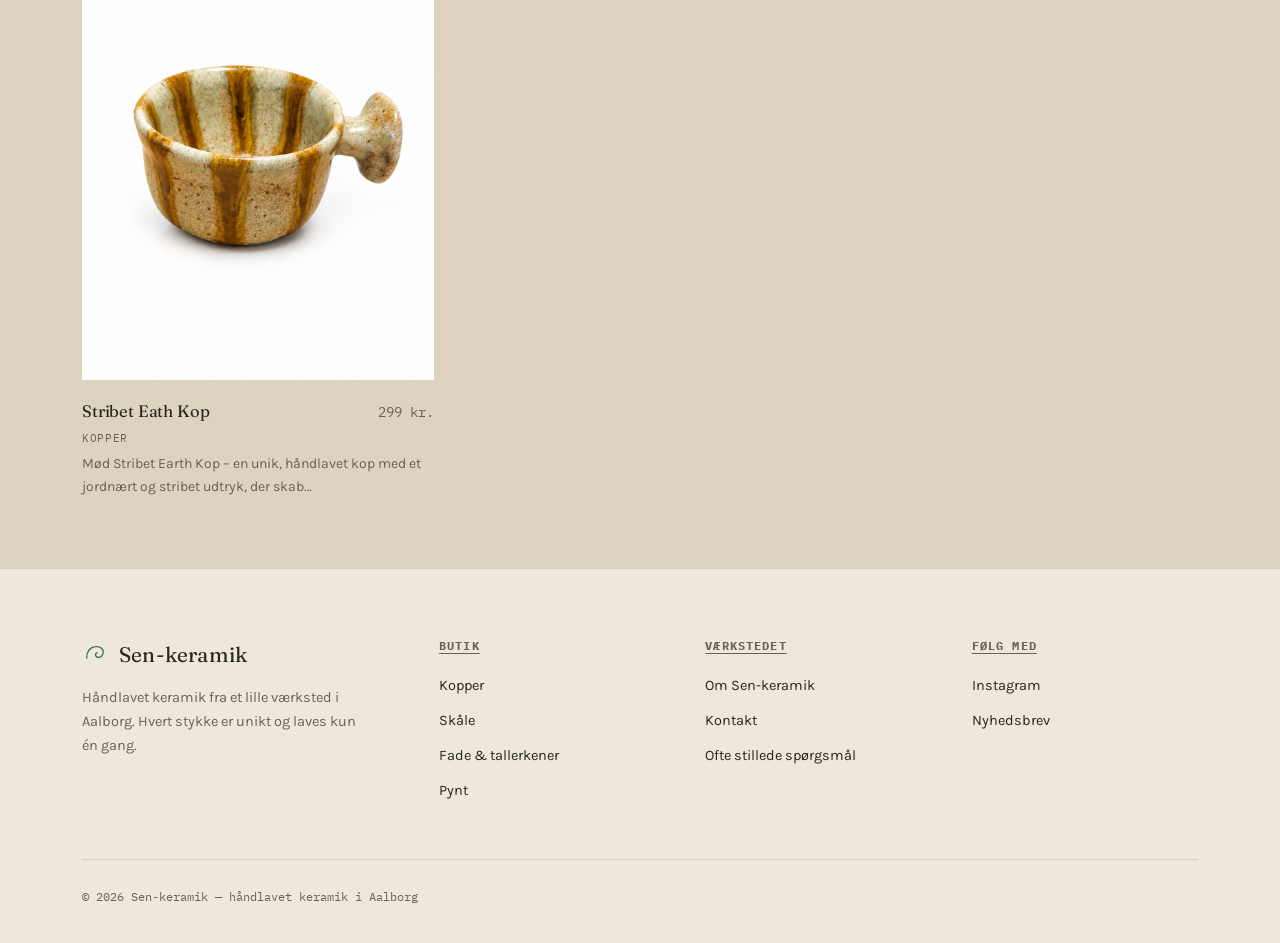
<file: produkt.html>
<!DOCTYPE html>
<html lang="da">
<head>
<meta charset="UTF-8">
<meta name="viewport" content="width=device-width, initial-scale=1.0">
<title>Bølgeskål i havblå — Sen-keramik</title>
<link rel="preconnect" href="https://fonts.googleapis.com">
<link href="https://fonts.googleapis.com/css2?family=Fraunces:ital,opsz,wght@0,9..144,300;0,9..144,500;0,9..144,600;1,9..144,400;1,9..144,500&family=Karla:wght@400;500;600&family=IBM+Plex+Mono:wght@400;500;700&display=swap" rel="stylesheet">
<link rel="stylesheet" href="style.css">
</head>
<body>

<div class="announce">
  <div class="announce-track">
    <span class="announce-item show">Sendes alle hverdage</span>
    <span class="announce-item">Håndlavet, ét stykke ad gangen</span>
    <span class="announce-item">Specialbestillinger er mulige</span>
  </div>
</div>

<header class="site">
  <div class="nav">
    <a href="index.html" class="logo">
      <svg viewBox="0 0 32 32" fill="none" stroke="currentColor" stroke-width="1.6" stroke-linecap="round" stroke-linejoin="round"><path d="M6 21c-1-6 3-13 10-14 6-1 11 3 10 8-.8 4-5 6.5-8 4.5-2-1.3-2-4 .3-5"/></svg>
      <span>Sen-keramik<span class="sub">Håndlavet keramik</span></span>
    </a>
    <nav class="links">
      <a href="index.html">Forside</a>
      <div class="nav-drop">
      <a href="butik.html" class="active">Butik</a>
      <div class="nav-drop-panel">
        <div class="nav-drop-col"><h5>Kopper</h5>
          <a href="butik.html#kopper">Alle kopper</a>
          <a href="butik.html#kopper-med-hank">Med hank</a>
          <a href="butik.html#kopper-uden-hank">Uden hank</a>
        </div>
        <div class="nav-drop-col"><h5>Mælkekande</h5>
          <a href="butik.html#maelkekander">Alle mælkekande</a>
          <a href="butik.html#maelkekander-med-hank">Med hank</a>
          <a href="butik.html#maelkekander-uden-hank">Uden hank</a>
        </div>
        <div class="nav-drop-col"><h5>Shotglas</h5>
          <a href="butik.html#shotglas">Alle shotglas</a>
          <a href="butik.html#shotglas-med-hank">Med hank</a>
          <a href="butik.html#shotglas-uden-hank">Uden hank</a>
        </div>
        <div class="nav-drop-col"><h5>Øvrige</h5>
          <a href="butik.html#skaale">Skåle</a>
          <a href="butik.html#fade">Fade</a>
          <a href="butik.html#figurer">Figurer</a>
          <a href="butik.html#pynt">Pynt</a>
          <a href="butik.html#vindspil">Vindspil</a>
        </div>
        <div class="nav-drop-col" id="nav-kollektioner-col"></div>
      </div>
    </div>
      <a href="om-vaerkstedet.html">Om værkstedet</a>
      <a href="kontakt.html">Kontakt</a>
    </nav>
    <div class="nav-cart">
      <button class="huskeseddel-toggle" aria-label="Åbn huskeseddel" type="button">
        <svg width="22" height="22" viewBox="0 0 24 24" fill="none" stroke="currentColor" stroke-width="1.2" stroke-linecap="round" stroke-linejoin="round"><path d="M6 4h9l3 3v13H6z"/><path d="M9 9h6M9 13h6"/></svg>
        <span class="huskeseddel-count">0</span>
      </button>
      <button class="burger" aria-label="Åbn menu" aria-expanded="false">
        <svg width="24" height="24" viewBox="0 0 24 24" fill="none" stroke="currentColor" stroke-width="1.2" stroke-linecap="round"><path d="M3 6h18M3 12h18M3 18h18"/></svg>
      </button>
    </div>
  </div>
</header>

<main>
  <div class="wave-edge" data-wave></div>

  <div class="wrap crumbs">
    <a href="index.html">Forside</a> / <a href="butik.html">Butik</a> / <a href="butik.html#skaale" id="p-crumb-cat">Skåle</a> / <span id="p-crumb-name">Bølgeskål i havblå</span>
  </div>

  <div class="wrap p-detail">
    <div class="art">
      <span class="tag-unika" id="p-unika">Unika nr. 014 — solgt kun én gang</span>
      <div class="art-gallery" id="p-gallery"></div>
    </div>
    <div>
      <div class="eyebrow" id="p-eyebrow">Skål · Kopper &amp; Skåle-serien</div>
      <h1 id="p-title" style="font-size:clamp(30px,3.6vw,44px);">Bølgeskål i havblå</h1>
      <div class="price" id="p-price">385 kr.</div>

      <div class="story-block" id="p-story">
        <p>Drejet en tidlig morgen i marts, hvor lyset faldt skævt ind gennem værkstedsvinduet. Leret var lidt koldere end normalt den dag, og det satte sit præg på formen — kanten blev en smule mere ujævn end planlagt, hvilket vi endte med at elske.</p>
        <p>Glasuren er blandet i hånden ud fra tre forskellige blå oxider for at efterligne vandets bevægelse. Fordi glasuren opfører sig lidt forskelligt hver gang den brændes, får netop denne skål et mønster, der aldrig kan gentages præcist — hverken af os eller nogen andre.</p>
      </div>

      <div class="spec-list">
        <div><span>Mål (H×B×L)</span><span id="p-maal">–</span></div>
        <div><span>Vægt</span><span id="p-vaegt">–</span></div>
        <div><span>Farver</span><span id="p-farver">–</span></div>
        <div><span>Glasur</span><span id="p-glasur">–</span></div>
        <div><span>Brænding</span><span id="p-braending">–</span></div>
        <div><span>Egnet til</span><span id="p-egnet">–</span></div>
        <div><span>Lavet</span><span id="p-lavet">–</span></div>
      </div>

      <div class="buy-row">
        <button type="button" class="btn btn-primary add-to-huskeseddel">Tilføj til huskeseddel <span class="btn-arrow">→</span></button>
        <a href="butik.html#skaale" class="btn" id="p-more-link">Se flere skåle</a>
      </div>
      <p style="margin-top:20px;margin-bottom:40px;font-family:var(--font-mono);font-size:12.5px;color:var(--ink-soft);">Da hvert stykke kun findes én gang, forsvinder denne side, når skålen er solgt.</p>
    </div>
  </div>

  <section class="alt">
    <div class="wrap fade-up">
      <div class="section-head">
        <h2>Du kunne også<br>kigge på</h2>
        <p class="desc">Andre stykker fra samme kollektion.</p>
      </div>
      <div class="product-grid" id="p-related"></div>
    </div>
  </section>
</main>

<footer>
  <div class="wrap">
    <div class="footer-grid">
      <div>
        <div class="logo" style="margin-bottom:14px;">
          <svg viewBox="0 0 32 32" fill="none" stroke="currentColor" stroke-width="1.6" stroke-linecap="round" stroke-linejoin="round"><path d="M6 21c-1-6 3-13 10-14 6-1 11 3 10 8-.8 4-5 6.5-8 4.5-2-1.3-2-4 .3-5"/></svg>
          <span>Sen-keramik</span>
        </div>
        <p style="max-width:32ch;color:var(--ink-soft);font-size:14.5px;">Håndlavet keramik fra et lille værksted i Aalborg. Hvert stykke er unikt og laves kun én gang.</p>
      </div>
      <div>
        <h4>Butik</h4>
        <ul>
          <li><a href="butik.html#kopper">Kopper</a></li>
          <li><a href="butik.html#skaale">Skåle</a></li>
          <li><a href="butik.html#fade">Fade &amp; tallerkener</a></li>
          <li><a href="butik.html#pynt">Pynt</a></li>
        </ul>
      </div>
      <div>
        <h4>Værkstedet</h4>
        <ul>
          <li><a href="om-vaerkstedet.html">Om Sen-keramik</a></li>
          <li><a href="kontakt.html">Kontakt</a></li>
          <li><a href="kontakt.html#faq">Ofte stillede spørgsmål</a></li>
        </ul>
      </div>
      <div>
        <h4>Følg med</h4>
        <ul>
          <li><a href="#">Instagram</a></li>
          <li><a href="#">Nyhedsbrev</a></li>
        </ul>
      </div>
    </div>
    <div class="footer-bottom">
      <span>© 2026 Sen-keramik — håndlavet keramik i Aalborg</span>
    </div>
  </div>
</footer>
<div class="huskeseddel-drawer">
  <div class="huskeseddel-panel">
    <div class="huskeseddel-head">
      <h4>Din huskeseddel</h4>
      <button type="button" class="huskeseddel-close" aria-label="Luk">×</button>
    </div>
    <div class="huskeseddel-body"></div>
    <button type="button" class="btn btn-primary huskeseddel-send">Send huskeseddel på mail <span class="btn-arrow">→</span></button>
  </div>
</div>
<script src="script.js"></script></body>
</html>
</file>
<file: style.css>
/* ===========================================================
   Sen-keramik / Keramik-webshop showcase
   Design tokens — "skum på stranden" (foam on the shore)
=========================================================== */
:root{
  --bone: #EDE7DC;          /* canvas — kold porcelænsslip */
  --bone-deep: #DED3BE;     /* sektion alt-bg — tørret ler */
  --card: #F7F3EA;          /* kortoverflade — bleget stentøj */
  --ink: #29261F;           /* primær tekst — brændt ler, næsten sort */
  --ink-soft: #6B6156;      /* sekundær tekst — mat lergrå */
  --clay: #3D6B5C;          /* primær accent — oxidgrøn glasur */
  --clay-deep: #274A3F;     /* hover/dyb accent */
  --sage: #4E7FA0;          /* sekundær accent — glasurblåt vand */
  --sage-deep: #325A78;
  --taupe: #C7B99E;         /* kanter, dæmpet — varm ler-linje */
  --line: rgba(41,38,31,0.12);
  --gold: #C99A46;          /* sjælden highlight — brændingsglød */
  --foam: #FFFDF6;

  --font-display: 'Fraunces', serif;
  --font-body: 'Karla', sans-serif;
  --font-mono: 'IBM Plex Mono', monospace;

  --wrap: 1180px;
}

*{box-sizing:border-box;}
html{scroll-behavior:smooth;}
body{
  margin:0;
  background:var(--bone);
  color:var(--ink);
  font-family:var(--font-body);
  font-size:17px;
  line-height:1.65;
  -webkit-font-smoothing:antialiased;
}
img,svg{max-width:100%;display:block;}
a{color:inherit;text-decoration:none;}
h1,h2,h3,h4{font-family:var(--font-display);font-weight:400;margin:0 0 .4em;letter-spacing:-0.01em;color:var(--ink);}
p{margin:0 0 1em;}
.wrap{max-width:var(--wrap);margin:0 auto;padding:0 32px;}
.eyebrow{font-family:var(--font-mono);font-size:12px;letter-spacing:.16em;text-transform:uppercase;color:var(--clay);display:flex;align-items:center;gap:10px;margin-bottom:16px;font-weight:400;}
.eyebrow::before{content:"";width:18px;height:1px;background:var(--clay);display:inline-block;opacity:.6;}
.italic{font-style:italic;font-weight:400;}

.wave-edge{width:100%;height:58px;overflow:hidden;line-height:0;position:relative;}
.wave-edge svg{width:100%;height:58px;display:block;}
.wave-edge::after{
  content:"";
  position:absolute;
  left:0;right:0;bottom:-1px;
  height:20px;
  background:var(--bone);
  clip-path:polygon(0% 55%,4% 35%,8% 62%,13% 30%,18% 65%,23% 38%,28% 58%,33% 28%,38% 60%,43% 40%,48% 64%,53% 34%,58% 58%,63% 40%,68% 62%,73% 32%,78% 55%,83% 42%,88% 60%,93% 36%,97% 56%,100% 42%,100% 100%,0% 100%);
}
.wave-edge:has(+ section.alt)::after{background:var(--bone-deep);}

.btn{display:inline-flex;align-items:center;gap:10px;font-family:var(--font-mono);font-size:12.5px;letter-spacing:.06em;text-transform:uppercase;padding:14px 28px;border-radius:999px;border:1px solid var(--ink);background:transparent;color:var(--ink);cursor:pointer;transition:all .3s ease;}
.btn:hover{background:var(--ink);color:var(--bone);border-color:var(--ink);}
.btn-primary{background:var(--clay);border-color:var(--clay);color:var(--card);}
.btn-primary:hover{background:var(--clay-deep);border-color:var(--clay-deep);color:var(--card);}
.btn-arrow{transition:transform .3s ease;}
.btn:hover .btn-arrow{transform:translateX(4px);}

header.site{position:sticky;top:0;z-index:50;background:rgba(244,246,245,0.86);backdrop-filter:blur(10px);border-bottom:1px solid var(--line);}
@media (max-width:860px){
  header.site{background:var(--bone);backdrop-filter:none;}
}
.nav{max-width:var(--wrap);margin:0 auto;padding:20px 32px;display:flex;align-items:center;justify-content:space-between;}
.logo{display:flex;align-items:center;gap:11px;font-family:var(--font-display);font-size:21px;font-weight:400;color:var(--ink);letter-spacing:.01em;}
.logo svg{width:26px;height:26px;flex-shrink:0;color:var(--clay);}
.logo .sub{font-family:var(--font-mono);font-size:10px;letter-spacing:.16em;text-transform:uppercase;color:var(--ink-soft);display:block;font-weight:400;margin-top:2px;}
nav.links{display:flex;flex-direction:row;flex-wrap:nowrap;align-items:center;gap:38px;font-family:var(--font-mono);font-size:12.5px;letter-spacing:.05em;text-transform:uppercase;}
nav.links a{position:relative;padding:4px 0;color:var(--ink-soft);font-weight:400;}
nav.links a:hover,nav.links a.active{color:var(--clay);}
nav.links a.active::after{content:"";position:absolute;left:0;right:0;bottom:-2px;height:1px;background:var(--clay);}
.nav-cart{display:flex;align-items:center;gap:22px;}
.burger{display:none;background:none;border:none;cursor:pointer;color:var(--ink);}

@media (max-width:860px){
  nav.links{position:fixed;inset:66px 0 0 0;background:var(--bone);flex-direction:column;gap:0;padding:10px 32px;transform:translateY(-8px);opacity:0;pointer-events:none;transition:all .25s ease;border-top:1px solid var(--line);z-index:55;}
  nav.links.open{opacity:1;transform:translateY(0);pointer-events:auto;}
  nav.links a{padding:16px 0;border-bottom:1px solid var(--line);font-size:13.5px;background:var(--bone);}
  .burger{display:block;}
}

.hero{padding:56px 0 44px;display:grid;grid-template-columns:1.05fr .95fr;gap:40px;align-items:center;}
.hero h1{font-size:clamp(40px,5.4vw,66px);line-height:1.08;font-weight:600;}
.hero p.lead{font-size:18.5px;color:var(--ink-soft);max-width:44ch;margin-bottom:34px;font-weight:400;}
.hero-cta{display:flex;gap:16px;flex-wrap:wrap;}
.hero-badges{display:flex;gap:10px;flex-wrap:wrap;margin-top:28px;}
.hero-badges span{font-family:var(--font-mono);font-size:11.5px;font-weight:500;letter-spacing:.04em;background:var(--clay);color:var(--card);padding:8px 16px;border-radius:999px;}
.hero-badges span:nth-child(2){background:var(--sage-deep);}
.hero-badges span:nth-child(3){background:var(--ink);}
.hero-art{position:relative;display:flex;align-items:center;justify-content:center;}
.hero-art svg{width:100%;max-width:440px;}
.draw-path{stroke-dasharray:1400;stroke-dashoffset:1400;animation:draw 2.8s ease forwards .3s;}
@keyframes draw{to{stroke-dashoffset:0;}}
@media (prefers-reduced-motion: reduce){.draw-path{animation:none;stroke-dashoffset:0;}}

@media (max-width:860px){
  .hero{grid-template-columns:1fr;padding:52px 0 30px;text-align:left;}
  .hero-art{order:-1;margin-bottom:8px;}
  .hero-art svg{max-width:240px;}
}

section{padding:56px 0;}
section.alt{background:var(--bone-deep);}
.section-head{display:flex;justify-content:space-between;align-items:flex-end;gap:24px;margin-bottom:52px;flex-wrap:wrap;}
.section-head h2{font-size:clamp(28px,3.6vw,42px);max-width:15ch;font-weight:600;}
.section-head .desc{max-width:36ch;color:var(--ink-soft);}

.cat-grid{display:grid;grid-template-columns:repeat(4,1fr);gap:1px;background:var(--line);}
.cat-card{background:var(--bone-deep);padding:36px 28px;transition:background .3s ease;position:relative;}
section:not(.alt) .cat-card{background:var(--card);}
.cat-card:hover{background:var(--bone);}
.cat-card svg{width:38px;height:38px;color:var(--clay);margin-bottom:24px;opacity:.85;}
.cat-card h3{font-size:19px;margin-bottom:6px;font-weight:400;}
.cat-card .cnt{font-family:var(--font-mono);font-size:11.5px;color:var(--ink-soft);letter-spacing:.05em;}
.cat-card .go{position:absolute;right:22px;bottom:22px;font-family:var(--font-mono);font-size:11.5px;opacity:0;transform:translateX(-6px);transition:all .3s ease;color:var(--clay);}
.cat-card:hover .go{opacity:1;transform:translateX(0);}
@media (max-width:860px){.cat-grid{grid-template-columns:1fr 1fr;}}
@media (max-width:520px){.cat-grid{grid-template-columns:1fr;}}

.spotlight{display:grid;grid-template-columns:.85fr 1.15fr;gap:64px;align-items:center;}
.spotlight-art{background:var(--card);aspect-ratio:4/5;display:flex;align-items:center;justify-content:center;position:relative;overflow:hidden;box-shadow:0 1px 0 var(--line) inset;}
.spotlight-art svg{width:52%;color:var(--clay);opacity:.75;}
.tag-unika{position:absolute;top:18px;left:18px;font-family:var(--font-mono);font-size:10.5px;letter-spacing:.08em;background:var(--card);color:var(--ink-soft);padding:6px 12px;border:1px solid var(--line);border-radius:999px;}
.spotlight h2{font-size:clamp(26px,3vw,38px);font-weight:600;}
.spotlight .story{color:var(--ink-soft);font-size:16.5px;}
.spotlight .meta{display:flex;gap:32px;margin:28px 0 32px;font-family:var(--font-mono);font-size:11.5px;color:var(--ink-soft);flex-wrap:wrap;}
.spotlight .meta div span{display:block;color:var(--ink);font-size:14px;font-family:var(--font-body);margin-top:4px;}
@media (max-width:860px){.spotlight{grid-template-columns:1fr;}}

.split{display:grid;grid-template-columns:1fr 1fr;gap:70px;align-items:center;}
.split-art{background:var(--bone-deep);aspect-ratio:5/4;display:flex;align-items:center;justify-content:center;}
.split-art svg{width:40%;color:var(--clay);opacity:.7;}
.split p{color:var(--ink-soft);font-size:16.5px;}
@media (max-width:860px){.split{grid-template-columns:1fr;gap:32px;}}

footer{border-top:1px solid var(--line);padding:68px 0 36px;}
.footer-grid{display:grid;grid-template-columns:1.4fr 1fr 1fr 1fr;gap:40px;margin-bottom:56px;}
.footer-grid h4{font-family:var(--font-mono);font-size:11.5px;letter-spacing:.1em;text-transform:uppercase;color:var(--ink-soft);margin-bottom:18px;font-weight:700;text-decoration:underline;text-underline-offset:3px;}
.footer-grid ul{list-style:none;padding:0;margin:0;display:flex;flex-direction:column;gap:11px;font-size:14.5px;}
.footer-grid ul a:hover{color:var(--clay);}
.footer-bottom{display:flex;justify-content:space-between;align-items:center;padding-top:28px;border-top:1px solid var(--line);font-family:var(--font-mono);font-size:11.5px;color:var(--ink-soft);flex-wrap:wrap;gap:12px;}
@media (max-width:860px){.footer-grid{grid-template-columns:1fr 1fr;}}

.crumbs{font-family:var(--font-mono);font-size:11.5px;color:var(--ink-soft);padding-top:26px;letter-spacing:.03em;}
.crumbs a:hover{color:var(--clay);}

.page-head{padding-top:32px;padding-bottom:40px;}
.page-head h1{font-size:clamp(34px,4.6vw,52px);max-width:17ch;font-weight:600;}
.page-head p{max-width:52ch;color:var(--ink-soft);font-size:17.5px;}

.tabs{display:flex;gap:10px;flex-wrap:wrap;margin-bottom:44px;font-family:var(--font-mono);font-size:12px;letter-spacing:.05em;text-transform:uppercase;}
.tab{padding:10px 20px;border:1px solid var(--line);border-radius:999px;cursor:pointer;background:transparent;color:var(--ink-soft);transition:all .25s ease;}
.tab:hover{border-color:var(--clay);color:var(--clay);}
.tab.active{background:var(--ink);border-color:var(--ink);color:var(--bone);}
.subtabs{display:flex;gap:8px;flex-wrap:wrap;margin:-28px 0 44px;font-family:var(--font-mono);font-size:11px;letter-spacing:.05em;text-transform:uppercase;}
.subtab{padding:7px 16px;border:1px solid var(--line);border-radius:999px;cursor:pointer;background:var(--bone-deep);color:var(--ink-soft);transition:all .25s ease;}
.subtab:hover{border-color:var(--clay);color:var(--clay);}
.subtab.active{background:var(--clay);border-color:var(--clay);color:var(--card);}

.kollektion-banner{display:none;align-items:center;gap:14px;margin:24px 0 30px;padding:12px 18px;background:var(--bone-deep);border:1px solid var(--line);border-radius:4px;font-family:var(--font-mono);font-size:12.5px;}
.kollektion-banner strong{color:var(--clay);}
.kollektion-banner button{background:none;border:1px solid var(--line);border-radius:999px;padding:4px 12px;cursor:pointer;color:var(--ink-soft);font-family:var(--font-mono);font-size:11px;}
.kollektion-banner button:hover{border-color:var(--clay);color:var(--clay);}

.product-grid{display:grid;grid-template-columns:repeat(3,1fr);gap:44px 30px;}
.p-card{cursor:pointer;}
.p-card .thumb{background:var(--card);aspect-ratio:4/5;display:flex;align-items:center;justify-content:center;position:relative;overflow:hidden;margin-bottom:18px;box-shadow:0 1px 0 var(--line) inset;}
.p-card .thumb svg{width:44%;color:var(--clay);opacity:.7;transition:transform .4s ease,opacity .3s ease;}
.p-card:hover .thumb svg{transform:scale(1.05);opacity:.95;}
.p-card .row{display:flex;justify-content:space-between;align-items:baseline;gap:10px;}
.p-card h3{font-size:16.5px;margin-bottom:4px;font-weight:400;}
.p-card .cat{font-family:var(--font-mono);font-size:10.5px;color:var(--ink-soft);letter-spacing:.06em;text-transform:uppercase;}
.p-card .price{font-family:var(--font-mono);font-size:14px;white-space:nowrap;color:var(--ink-soft);}
.p-card .desc{font-size:14px;color:var(--ink-soft);margin-top:5px;}
.stock{position:absolute;top:14px;left:14px;font-family:var(--font-mono);font-size:10px;background:var(--card);color:var(--ink-soft);border:1px solid var(--line);border-radius:999px;padding:5px 10px;letter-spacing:.04em;}
@media (max-width:860px){.product-grid{grid-template-columns:1fr 1fr;}}
@media (max-width:560px){.product-grid{grid-template-columns:1fr;}}

.p-detail{display:grid;grid-template-columns:1fr 1fr;gap:70px;padding-top:40px;padding-bottom:90px;align-items:start;}
.p-detail .art{background:#fff;aspect-ratio:4/5;display:flex;align-items:center;justify-content:center;position:relative;box-shadow:0 1px 0 var(--line) inset;}
.p-detail .art svg.art-icon{width:54%;color:var(--clay);opacity:.75;display:none;}
.p-detail .price{font-family:var(--font-mono);font-size:22px;margin:16px 0 24px;color:var(--ink-soft);}
.spec-list{border-top:1px solid var(--line);margin-top:30px;}
.spec-list div{display:flex;justify-content:space-between;padding:14px 0;border-bottom:1px solid var(--line);font-size:14.5px;}
.spec-list span:first-child{color:var(--ink-soft);font-family:var(--font-mono);font-size:11px;text-transform:uppercase;letter-spacing:.05em;}
.story-block{margin-top:28px;color:var(--ink-soft);}
.buy-row{display:flex;gap:14px;margin-top:32px;flex-wrap:wrap;}
@media (max-width:860px){.p-detail{grid-template-columns:1fr;gap:34px;}}

.timeline{display:grid;grid-template-columns:repeat(4,1fr);gap:30px;}
.tl-step{border-top:1px solid var(--clay);padding-top:20px;}
.tl-step .num{font-family:var(--font-mono);font-size:11px;color:var(--clay);margin-bottom:12px;display:block;letter-spacing:.04em;}
.tl-step h3{font-weight:400;}
@media (max-width:860px){.timeline{grid-template-columns:1fr 1fr;}}
@media (max-width:560px){.timeline{grid-template-columns:1fr;}}

.values{display:grid;grid-template-columns:repeat(3,1fr);gap:1px;background:var(--line);margin-top:64px;}
.value{background:var(--bone-deep);padding:36px 30px;}
section:not(.alt) .value{background:var(--card);}
.value h3{font-size:17.5px;font-weight:400;}
.value p{color:var(--ink-soft);font-size:14.5px;margin:0;}
@media (max-width:760px){.values{grid-template-columns:1fr;}}

.contact-grid{display:grid;grid-template-columns:1fr 1fr;gap:70px;padding-top:20px;padding-bottom:90px;}
.field{margin-bottom:22px;}
.field label{display:block;font-family:var(--font-mono);font-size:11px;text-transform:uppercase;letter-spacing:.06em;color:var(--ink-soft);margin-bottom:9px;}
.field input,.field textarea,.field select{width:100%;border:none;border-bottom:1px solid var(--taupe);background:transparent;padding:12px 2px;font-family:var(--font-body);font-size:15px;color:var(--ink);}
.field textarea{resize:vertical;min-height:110px;border:1px solid var(--taupe);padding:12px 14px;}
.field input:focus,.field textarea:focus,.field select:focus{outline:none;border-color:var(--clay);}
.info-block{margin-bottom:36px;}
.info-block h4{font-family:var(--font-mono);font-size:11px;text-transform:uppercase;letter-spacing:.08em;color:var(--ink-soft);margin-bottom:11px;font-weight:400;}
.map{background:var(--card);box-shadow:0 1px 0 var(--line) inset;aspect-ratio:16/9;display:flex;align-items:center;justify-content:center;color:var(--ink-soft);font-family:var(--font-mono);font-size:12px;margin-top:36px;}
@media (max-width:860px){.contact-grid{grid-template-columns:1fr;gap:36px;}}

.demo-flag{background:var(--clay-deep);color:var(--bone);text-align:center;padding:10px 16px;font-family:var(--font-mono);font-size:11.5px;letter-spacing:.03em;}
.demo-flag a{text-decoration:underline;}

.announce{background:var(--bone-deep);border-bottom:1px solid var(--line);height:34px;display:flex;align-items:center;justify-content:center;overflow:hidden;}
.announce-track{position:relative;height:16px;width:100%;}
.announce-item{position:absolute;left:50%;top:0;transform:translateX(-50%);opacity:0;transition:opacity .5s ease;white-space:nowrap;font-family:var(--font-mono);font-size:11.5px;letter-spacing:.04em;color:var(--ink-soft);}
.announce-item.show{opacity:1;}

.nav-drop{position:relative;display:flex;align-items:center;}
.nav-drop-panel{position:absolute;top:100%;left:50%;transform:translateX(-50%) translateY(6px);background:var(--card);border:1px solid var(--line);box-shadow:0 14px 28px rgba(51,40,28,0.08);padding:24px 28px;display:flex;gap:34px;opacity:0;pointer-events:none;transition:opacity .2s ease, transform .2s ease;white-space:nowrap;border-radius:4px;z-index:60;}
.nav-drop:hover .nav-drop-panel,.nav-drop:focus-within .nav-drop-panel{opacity:1;pointer-events:auto;transform:translateX(-50%) translateY(0);}
.nav-drop-col h5{font-family:var(--font-mono);font-size:11px;text-transform:uppercase;letter-spacing:.06em;color:var(--ink);margin:0 0 12px;font-weight:700;text-decoration:underline;text-decoration-color:var(--clay);text-underline-offset:4px;}
.nav-drop-col a{display:block;font-size:13.5px;color:var(--ink);padding:5px 0;text-transform:none;letter-spacing:0;font-family:var(--font-body);}
.nav-drop-col a:hover{color:var(--clay);}
@media (max-width:860px){.nav-drop-panel{display:none;}}

.fade-up{opacity:0;transform:translateY(16px);transition:opacity .7s ease, transform .7s ease;}
.fade-up.in{opacity:1;transform:translateY(0);}

@media (max-width:480px){
  .wrap{padding:0 20px;}
  .nav{padding:14px 20px;}
  .logo{font-size:18px;gap:9px;}
  .logo svg{width:22px;height:22px;}
  .demo-flag{padding:8px 12px;font-size:10.5px;}
  .announce{height:30px;}
  .announce-item{font-size:10.5px;}
  .footer-grid{grid-template-columns:1fr;gap:32px;}
  .hero{padding:44px 0 26px;}
  .hero p.lead{font-size:17px;}
  section{padding:44px 0;}
}
.huskeseddel-toggle{position:relative;background:none;border:none;cursor:pointer;color:var(--ink);display:flex;align-items:center;}
.huskeseddel-count{position:absolute;top:-6px;right:-8px;background:var(--clay);color:var(--card);font-family:var(--font-mono);font-size:10px;min-width:16px;height:16px;border-radius:999px;display:flex;align-items:center;justify-content:center;padding:0 4px;}

.huskeseddel-drawer{position:fixed;inset:0;background:rgba(41,38,31,0.35);opacity:0;pointer-events:none;transition:opacity .25s ease;z-index:80;}
.huskeseddel-drawer.open{opacity:1;pointer-events:auto;}
.huskeseddel-panel{position:absolute;top:0;right:0;bottom:0;width:380px;max-width:90vw;background:var(--card);padding:28px;display:flex;flex-direction:column;transform:translateX(100%);transition:transform .3s ease;}
.huskeseddel-drawer.open .huskeseddel-panel{transform:translateX(0);}
.huskeseddel-head{display:flex;justify-content:space-between;align-items:center;margin-bottom:20px;}
.huskeseddel-close{background:none;border:none;font-size:22px;cursor:pointer;color:var(--ink-soft);line-height:1;}
.huskeseddel-body{flex:1;overflow-y:auto;display:flex;flex-direction:column;gap:14px;margin-bottom:20px;}
.huskeseddel-empty{color:var(--ink-soft);font-size:14.5px;}
.huskeseddel-item{display:flex;justify-content:space-between;align-items:flex-start;gap:10px;padding-bottom:14px;border-bottom:1px solid var(--line);}
.huskeseddel-item span{display:block;color:var(--ink-soft);font-size:13px;font-family:var(--font-mono);margin-top:3px;}
.huskeseddel-remove{background:none;border:none;font-size:18px;cursor:pointer;color:var(--ink-soft);}
.art-gallery{position:absolute;inset:0;display:flex;flex-direction:column;gap:10px;padding:54px 14px 14px;}
.art-main{flex:1;overflow:hidden;border-radius:4px;background:#fff;}
.art-main img{width:100%;height:100%;object-fit:contain;display:block;}
.art-main-icon{display:flex;align-items:center;justify-content:center;color:var(--clay);opacity:.75;}
.art-main-icon svg{width:60%;height:60%;}
.art-thumbs{display:flex;gap:8px;}
.art-thumb{width:52px;height:52px;flex-shrink:0;border-radius:4px;overflow:hidden;border:1.5px solid transparent;cursor:pointer;padding:0;background:#fff;}
.art-thumb img{width:100%;height:100%;object-fit:contain;display:block;}
.art-thumb.active{border-color:var(--clay);}
</file>
